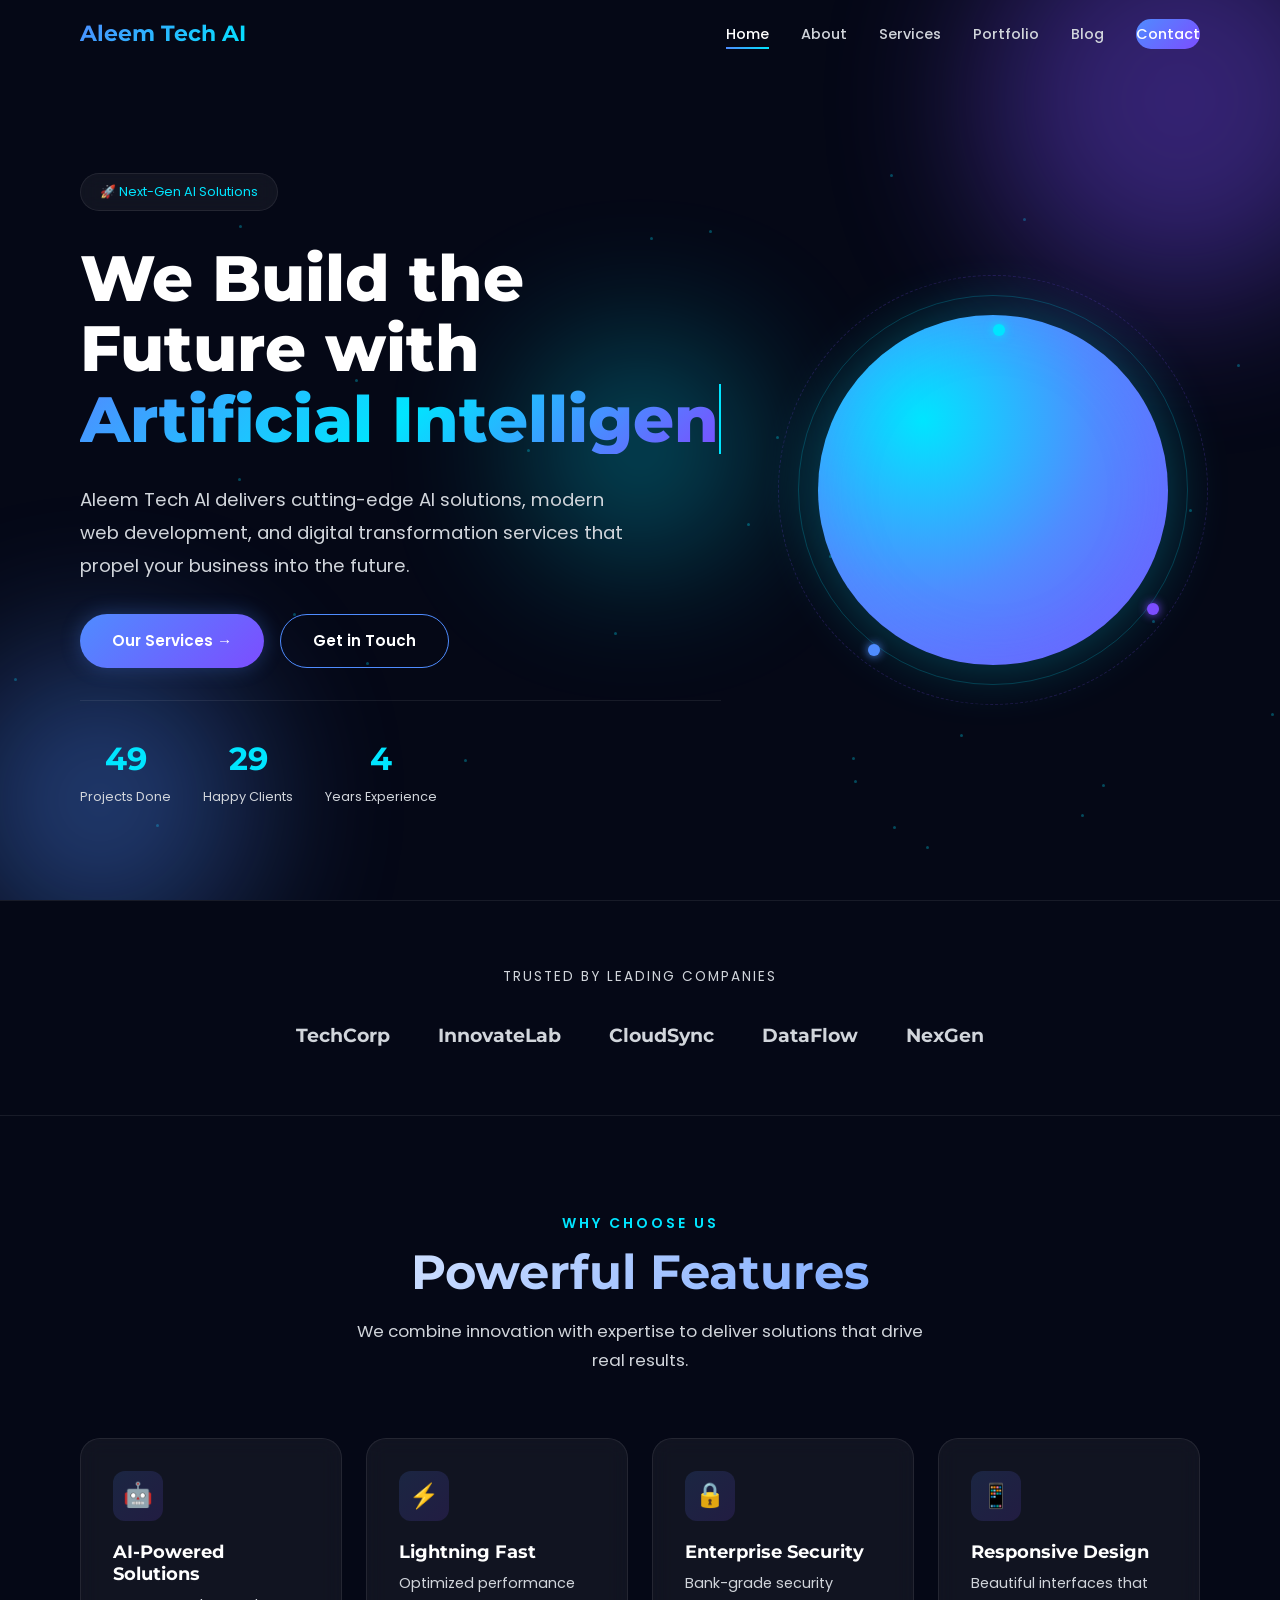
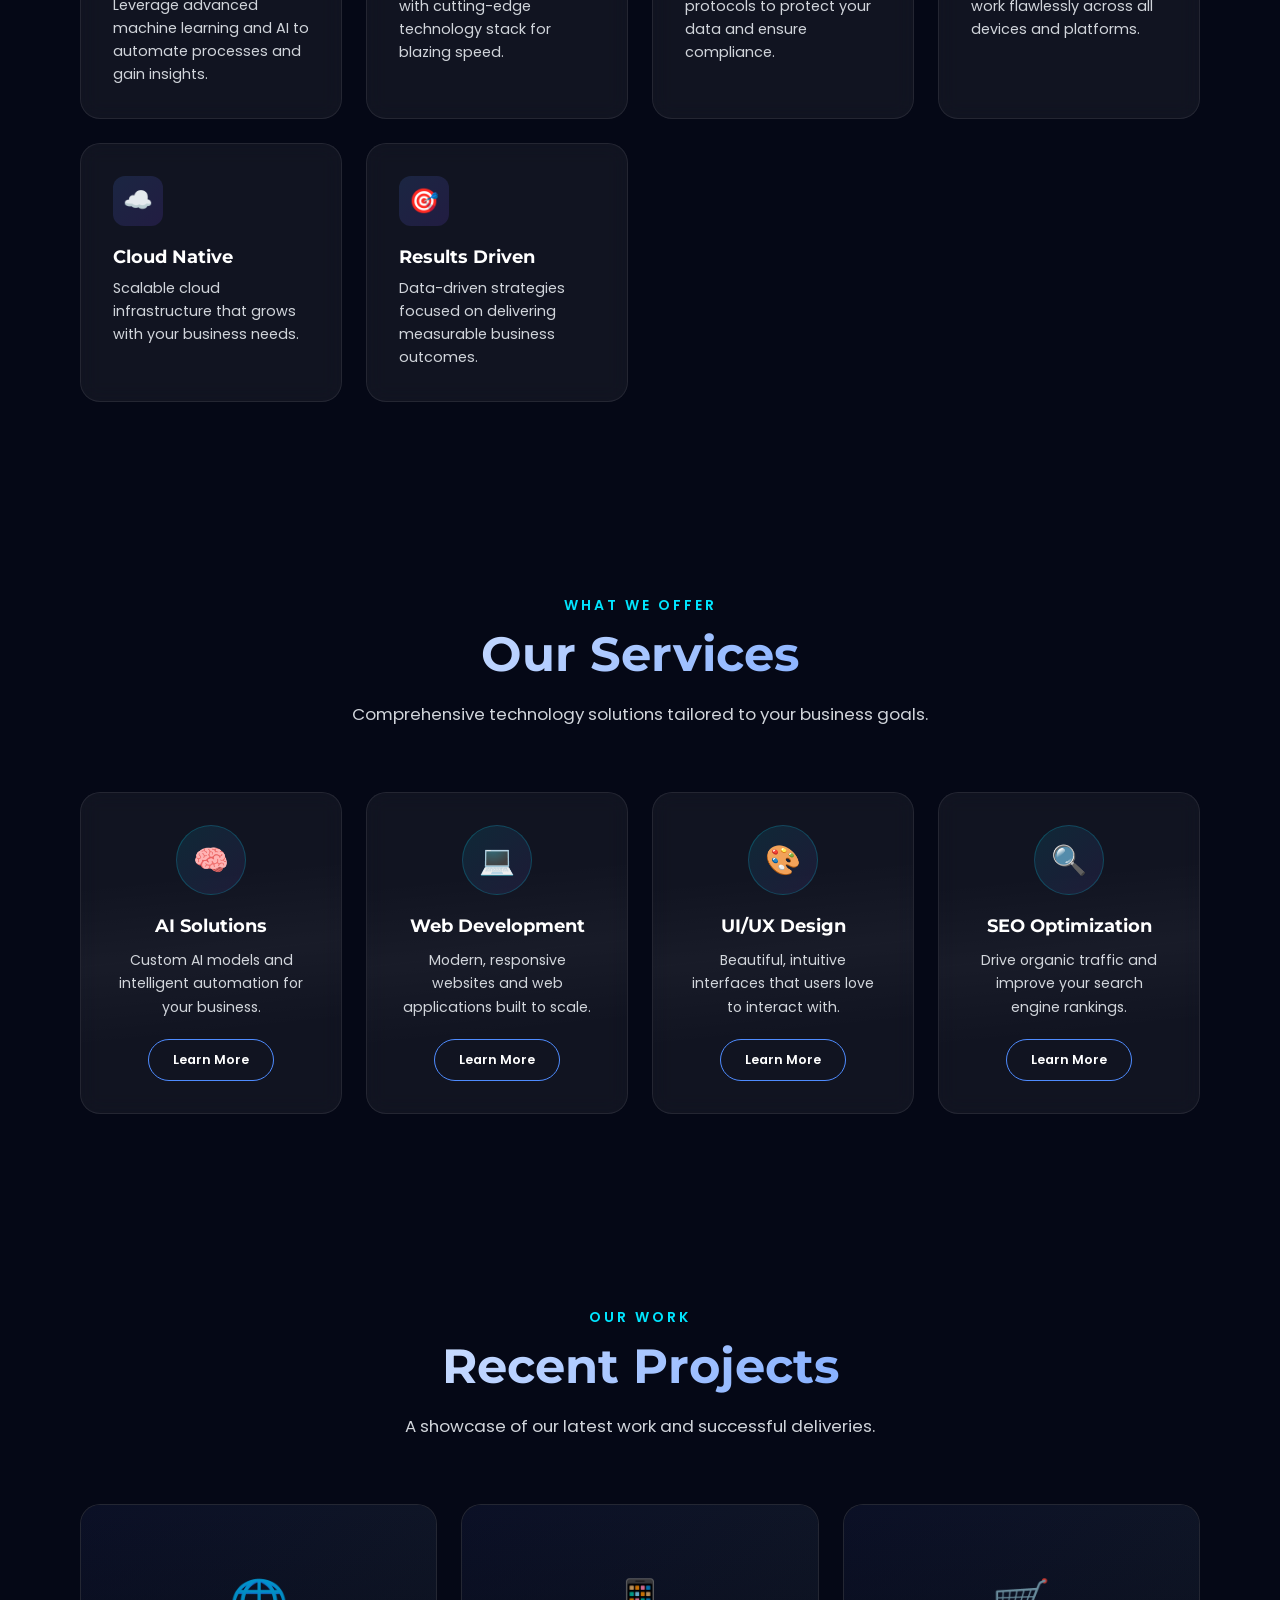
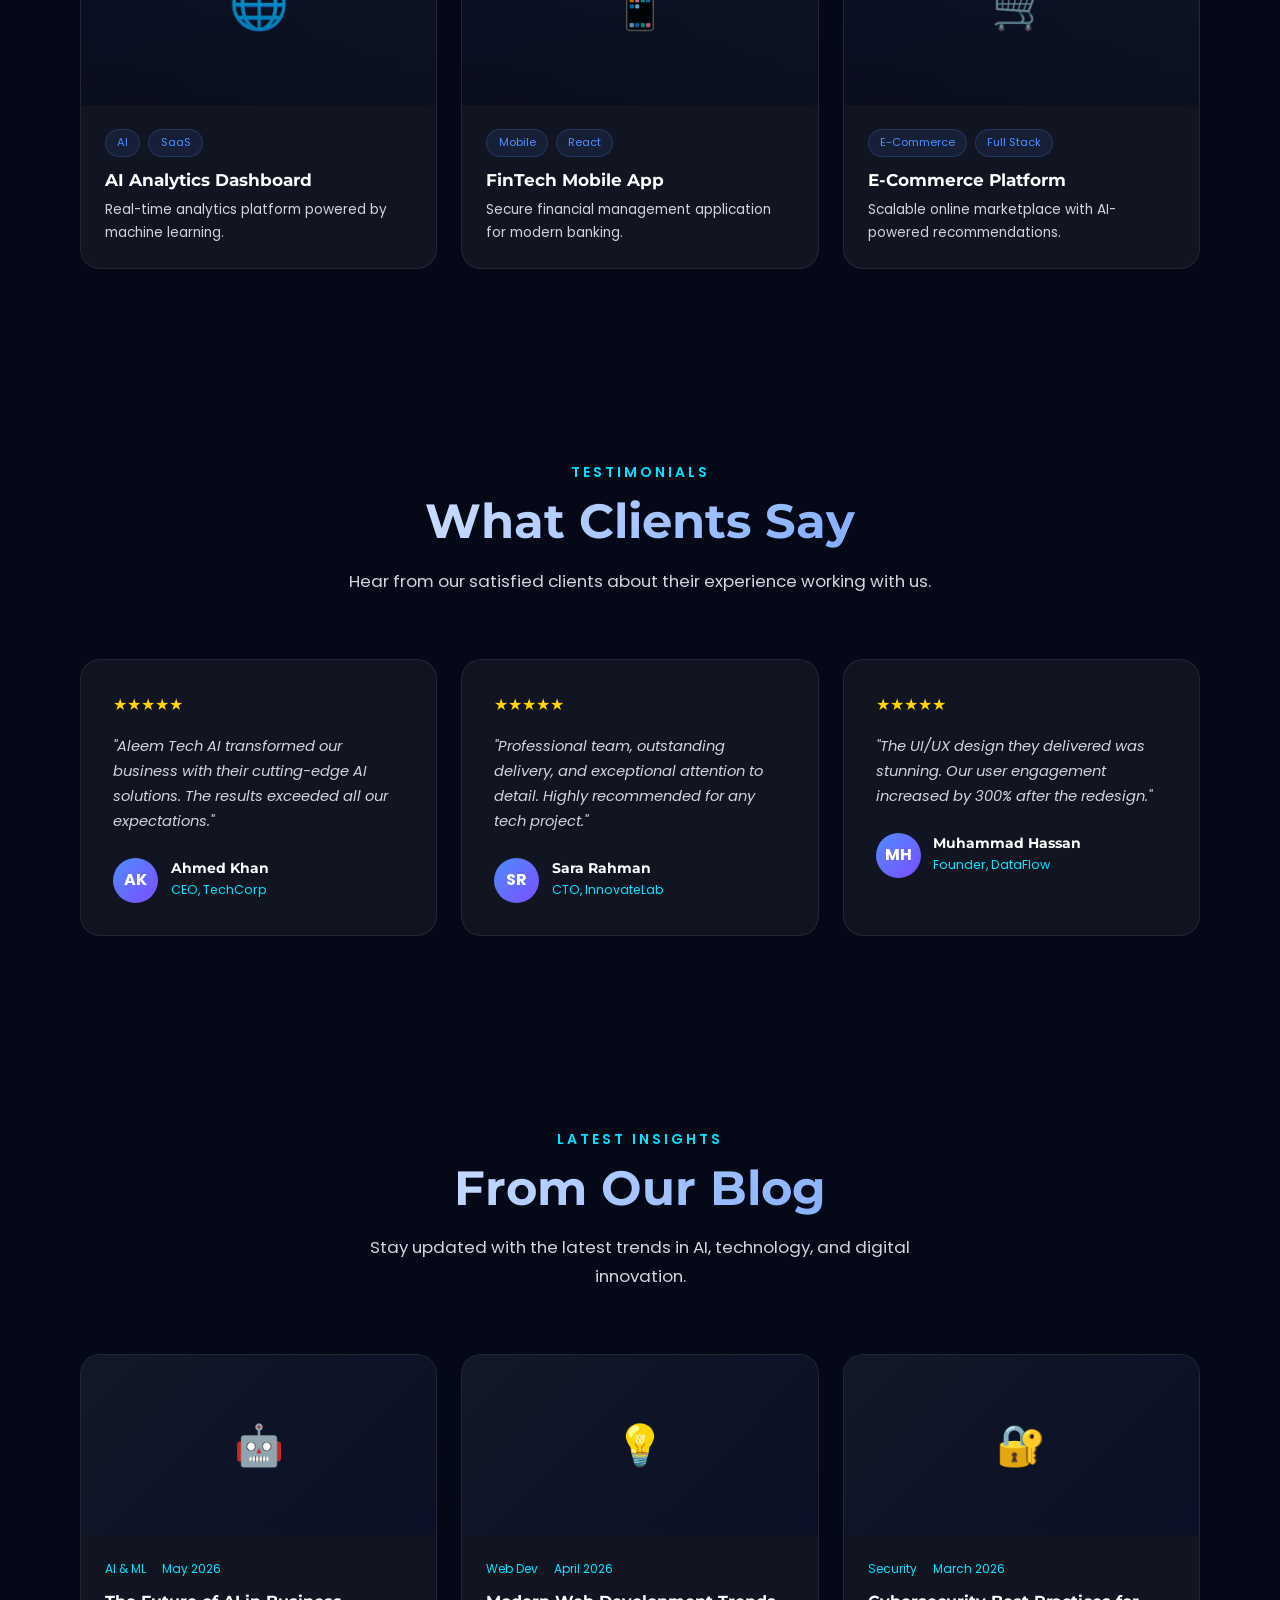
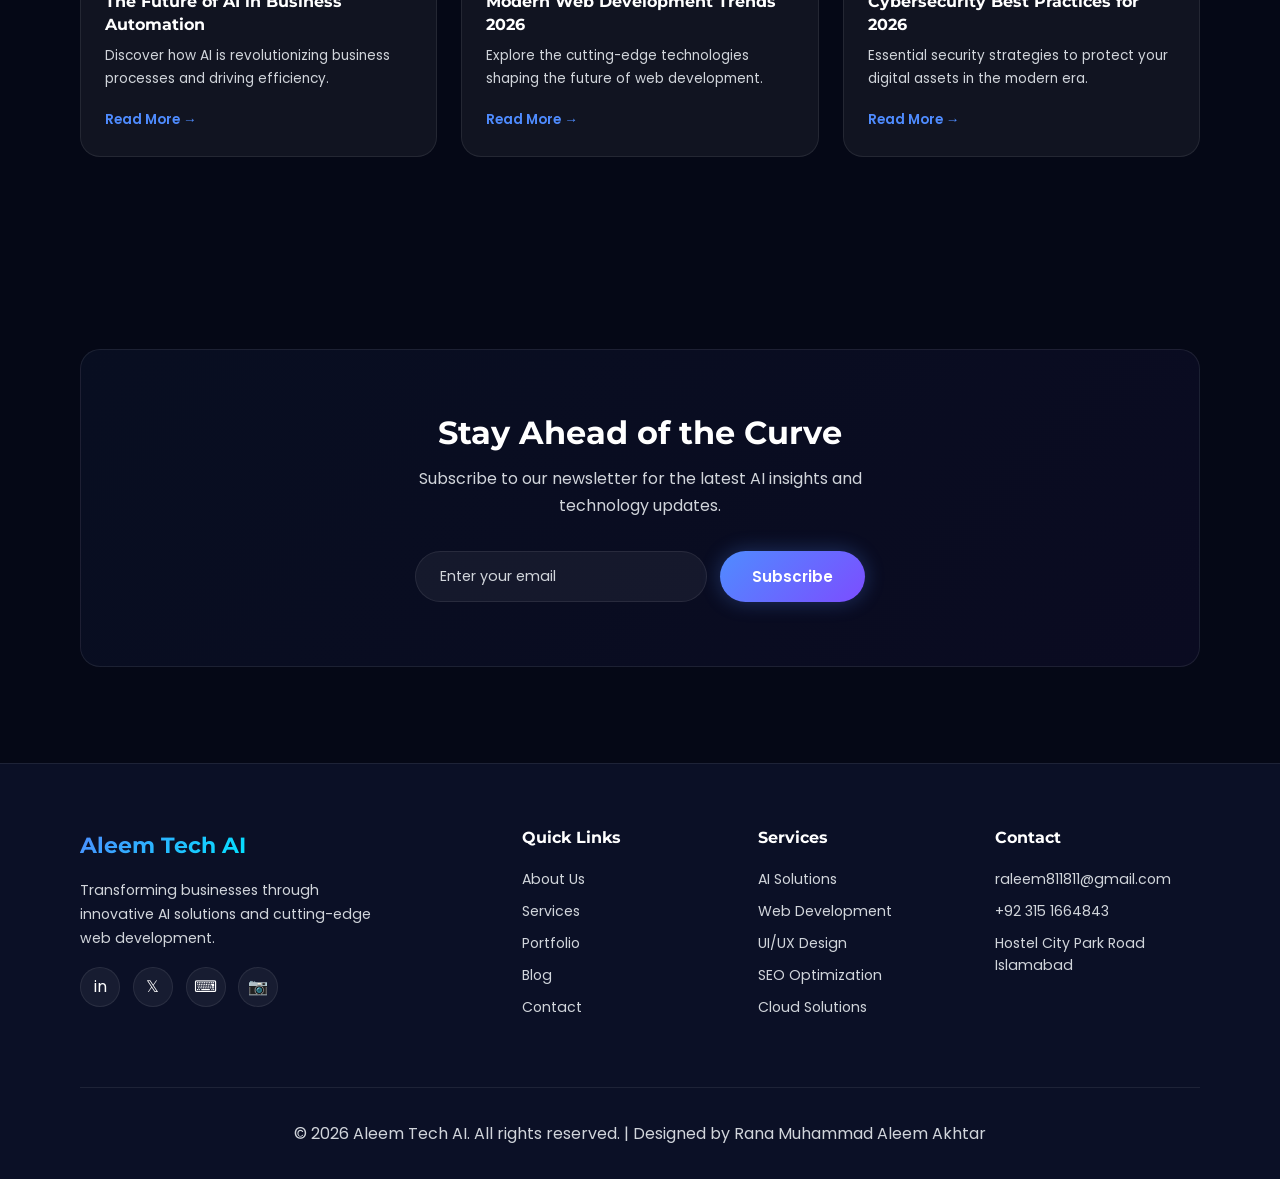
<file: index.html>
<!DOCTYPE html>
<html lang="en">
<head>
  <meta charset="UTF-8">
  <meta name="viewport" content="width=device-width, initial-scale=1.0">
  <meta name="description" content="Aleem Tech AI - Leading AI Solutions, Web Development, and Digital Innovation Company. Transforming businesses with cutting-edge technology.">
  <meta name="keywords" content="AI Solutions, Web Development, SaaS, Digital Transformation, Aleem Tech AI">
  <meta name="author" content="Rana Muhammad Aleem Akhtar">
  <meta name="robots" content="index, follow">
  <meta property="og:title" content="Aleem Tech AI - AI Solutions & Digital Innovation">
  <meta property="og:description" content="Transforming businesses with cutting-edge AI technology and modern web solutions.">
  <meta property="og:type" content="website">
  <title>Aleem Tech AI - AI Solutions & Digital Innovation</title>
  <link rel="preconnect" href="https://fonts.googleapis.com">
  <link rel="preconnect" href="https://fonts.gstatic.com" crossorigin>
  <link href="https://fonts.googleapis.com/css2?family=Inter:wght@400;500;600;700;800&family=Montserrat:wght@400;500;600;700;800&family=Poppins:wght@300;400;500;600;700&display=swap" rel="stylesheet">
  <link rel="stylesheet" href="css/style.css">
  <link rel="stylesheet" href="css/animations.css">
  <link rel="stylesheet" href="css/responsive.css">
</head>
<body>
  <!-- Skip to Content (Accessibility) -->
  <a href="#main-content" class="skip-link">Skip to main content</a>

  <!-- Loading Screen -->
  <div class="loader" aria-hidden="true">
    <div class="loader-spinner"></div>
  </div>

  <!-- Particles Background -->
  <div class="particles" aria-hidden="true"></div>

  <!-- Navigation -->
  <header>
    <nav class="navbar" role="navigation" aria-label="Main navigation">
      <div class="container">
        <a href="index.html" class="nav-logo" aria-label="Aleem Tech AI Home">
          <span>Aleem Tech AI</span>
        </a>
        <ul class="nav-links">
          <li><a href="index.html" class="active">Home</a></li>
          <li><a href="about.html">About</a></li>
          <li><a href="services.html">Services</a></li>
          <li><a href="portfolio.html">Portfolio</a></li>
          <li><a href="blog.html">Blog</a></li>
          <li><a href="contact.html" class="nav-cta">Contact</a></li>
        </ul>
        <button class="nav-toggle" aria-label="Toggle navigation menu" aria-expanded="false">
          <span></span>
          <span></span>
          <span></span>
        </button>
      </div>
    </nav>
  </header>

  <main id="main-content">
    <!-- Hero Section -->
    <section class="hero" id="hero" aria-label="Hero section">
      <div class="hero-bg" aria-hidden="true">
        <div class="gradient-orb orb-1"></div>
        <div class="gradient-orb orb-2"></div>
        <div class="gradient-orb orb-3"></div>
      </div>
      <div class="container">
        <div class="hero-content reveal">
          <div class="hero-badge">🚀 Next-Gen AI Solutions</div>
          <h1 class="hero-title">
            We Build the Future with
            <span class="gradient-text typing-text" data-words='["Artificial Intelligence","Web Innovation","Digital Solutions","Smart Automation"]'></span>
          </h1>
          <p class="hero-description">
            Aleem Tech AI delivers cutting-edge AI solutions, modern web development, and digital transformation services that propel your business into the future.
          </p>
          <div class="hero-buttons">
            <a href="services.html" class="btn btn-primary btn-glow">Our Services →</a>
            <a href="contact.html" class="btn btn-secondary">Get in Touch</a>
          </div>
          <div class="hero-stats">
            <div class="hero-stat">
              <div class="number" data-count="50">0</div>
              <div class="label">Projects Done</div>
            </div>
            <div class="hero-stat">
              <div class="number" data-count="30">0</div>
              <div class="label">Happy Clients</div>
            </div>
            <div class="hero-stat">
              <div class="number" data-count="5">0</div>
              <div class="label">Years Experience</div>
            </div>
          </div>
        </div>
        <div class="hero-visual reveal-right">
          <div class="hero-3d float">
            <div class="ai-sphere morph"></div>
            <div class="orbit-dot"></div>
            <div class="orbit-dot"></div>
            <div class="orbit-dot"></div>
          </div>
        </div>
      </div>
    </section>

    <!-- Trusted Companies -->
    <section class="trusted section" aria-label="Trusted by companies">
      <div class="container">
        <p class="trusted-title">Trusted by Leading Companies</p>
        <div class="trusted-logos reveal">
          <span class="logo-item">TechCorp</span>
          <span class="logo-item">InnovateLab</span>
          <span class="logo-item">CloudSync</span>
          <span class="logo-item">DataFlow</span>
          <span class="logo-item">NexGen</span>
        </div>
      </div>
    </section>

    <!-- Features Section -->
    <section class="section" id="features" aria-label="Features">
      <div class="container">
        <div class="section-header reveal">
          <p class="section-subtitle">Why Choose Us</p>
          <h2 class="section-title">Powerful Features</h2>
          <p class="section-description">We combine innovation with expertise to deliver solutions that drive real results.</p>
        </div>
        <div class="features-grid" data-stagger>
          <article class="feature-card reveal tilt-card">
            <div class="feature-icon">🤖</div>
            <h3>AI-Powered Solutions</h3>
            <p>Leverage advanced machine learning and AI to automate processes and gain insights.</p>
          </article>
          <article class="feature-card reveal tilt-card">
            <div class="feature-icon">⚡</div>
            <h3>Lightning Fast</h3>
            <p>Optimized performance with cutting-edge technology stack for blazing speed.</p>
          </article>
          <article class="feature-card reveal tilt-card">
            <div class="feature-icon">🔒</div>
            <h3>Enterprise Security</h3>
            <p>Bank-grade security protocols to protect your data and ensure compliance.</p>
          </article>
          <article class="feature-card reveal tilt-card">
            <div class="feature-icon">📱</div>
            <h3>Responsive Design</h3>
            <p>Beautiful interfaces that work flawlessly across all devices and platforms.</p>
          </article>
          <article class="feature-card reveal tilt-card">
            <div class="feature-icon">☁️</div>
            <h3>Cloud Native</h3>
            <p>Scalable cloud infrastructure that grows with your business needs.</p>
          </article>
          <article class="feature-card reveal tilt-card">
            <div class="feature-icon">🎯</div>
            <h3>Results Driven</h3>
            <p>Data-driven strategies focused on delivering measurable business outcomes.</p>
          </article>
        </div>
      </div>
    </section>

    <!-- Services Preview -->
    <section class="section" id="services" aria-label="Services">
      <div class="container">
        <div class="section-header reveal">
          <p class="section-subtitle">What We Offer</p>
          <h2 class="section-title">Our Services</h2>
          <p class="section-description">Comprehensive technology solutions tailored to your business goals.</p>
        </div>
        <div class="services-grid" data-stagger>
          <article class="service-card reveal card-shine">
            <div class="service-icon">🧠</div>
            <h3>AI Solutions</h3>
            <p>Custom AI models and intelligent automation for your business.</p>
            <a href="services.html" class="btn btn-secondary">Learn More</a>
          </article>
          <article class="service-card reveal card-shine">
            <div class="service-icon">💻</div>
            <h3>Web Development</h3>
            <p>Modern, responsive websites and web applications built to scale.</p>
            <a href="services.html" class="btn btn-secondary">Learn More</a>
          </article>
          <article class="service-card reveal card-shine">
            <div class="service-icon">🎨</div>
            <h3>UI/UX Design</h3>
            <p>Beautiful, intuitive interfaces that users love to interact with.</p>
            <a href="services.html" class="btn btn-secondary">Learn More</a>
          </article>
          <article class="service-card reveal card-shine">
            <div class="service-icon">🔍</div>
            <h3>SEO Optimization</h3>
            <p>Drive organic traffic and improve your search engine rankings.</p>
            <a href="services.html" class="btn btn-secondary">Learn More</a>
          </article>
        </div>
      </div>
    </section>

    <!-- Portfolio Preview -->
    <section class="section" id="portfolio" aria-label="Portfolio">
      <div class="container">
        <div class="section-header reveal">
          <p class="section-subtitle">Our Work</p>
          <h2 class="section-title">Recent Projects</h2>
          <p class="section-description">A showcase of our latest work and successful deliveries.</p>
        </div>
        <div class="portfolio-grid" data-stagger>
          <article class="portfolio-card reveal hover-lift">
            <div class="portfolio-thumbnail">🌐</div>
            <div class="portfolio-info">
              <div class="portfolio-tags">
                <span class="portfolio-tag">AI</span>
                <span class="portfolio-tag">SaaS</span>
              </div>
              <h3>AI Analytics Dashboard</h3>
              <p>Real-time analytics platform powered by machine learning.</p>
            </div>
          </article>
          <article class="portfolio-card reveal hover-lift">
            <div class="portfolio-thumbnail">📱</div>
            <div class="portfolio-info">
              <div class="portfolio-tags">
                <span class="portfolio-tag">Mobile</span>
                <span class="portfolio-tag">React</span>
              </div>
              <h3>FinTech Mobile App</h3>
              <p>Secure financial management application for modern banking.</p>
            </div>
          </article>
          <article class="portfolio-card reveal hover-lift">
            <div class="portfolio-thumbnail">🛒</div>
            <div class="portfolio-info">
              <div class="portfolio-tags">
                <span class="portfolio-tag">E-Commerce</span>
                <span class="portfolio-tag">Full Stack</span>
              </div>
              <h3>E-Commerce Platform</h3>
              <p>Scalable online marketplace with AI-powered recommendations.</p>
            </div>
          </article>
        </div>
      </div>
    </section>

    <!-- Testimonials -->
    <section class="section" id="testimonials" aria-label="Testimonials">
      <div class="container">
        <div class="section-header reveal">
          <p class="section-subtitle">Testimonials</p>
          <h2 class="section-title">What Clients Say</h2>
          <p class="section-description">Hear from our satisfied clients about their experience working with us.</p>
        </div>
        <div class="testimonials-grid" data-stagger>
          <article class="testimonial-card reveal">
            <div class="testimonial-stars" aria-label="5 stars">★★★★★</div>
            <p class="testimonial-text">"Aleem Tech AI transformed our business with their cutting-edge AI solutions. The results exceeded all our expectations."</p>
            <div class="testimonial-author">
              <div class="testimonial-avatar">AK</div>
              <div class="testimonial-info">
                <h4>Ahmed Khan</h4>
                <p>CEO, TechCorp</p>
              </div>
            </div>
          </article>
          <article class="testimonial-card reveal">
            <div class="testimonial-stars" aria-label="5 stars">★★★★★</div>
            <p class="testimonial-text">"Professional team, outstanding delivery, and exceptional attention to detail. Highly recommended for any tech project."</p>
            <div class="testimonial-author">
              <div class="testimonial-avatar">SR</div>
              <div class="testimonial-info">
                <h4>Sara Rahman</h4>
                <p>CTO, InnovateLab</p>
              </div>
            </div>
          </article>
          <article class="testimonial-card reveal">
            <div class="testimonial-stars" aria-label="5 stars">★★★★★</div>
            <p class="testimonial-text">"The UI/UX design they delivered was stunning. Our user engagement increased by 300% after the redesign."</p>
            <div class="testimonial-author">
              <div class="testimonial-avatar">MH</div>
              <div class="testimonial-info">
                <h4>Muhammad Hassan</h4>
                <p>Founder, DataFlow</p>
              </div>
            </div>
          </article>
        </div>
      </div>
    </section>

    <!-- Blog Preview -->
    <section class="section" id="blog" aria-label="Blog">
      <div class="container">
        <div class="section-header reveal">
          <p class="section-subtitle">Latest Insights</p>
          <h2 class="section-title">From Our Blog</h2>
          <p class="section-description">Stay updated with the latest trends in AI, technology, and digital innovation.</p>
        </div>
        <div class="blog-grid" data-stagger>
          <article class="blog-card reveal">
            <div class="blog-thumbnail">🤖</div>
            <div class="blog-content">
              <div class="blog-meta">
                <span>AI & ML</span>
                <span>May 2026</span>
              </div>
              <h3>The Future of AI in Business Automation</h3>
              <p>Discover how AI is revolutionizing business processes and driving efficiency.</p>
              <a href="blog.html" class="read-more">Read More →</a>
            </div>
          </article>
          <article class="blog-card reveal">
            <div class="blog-thumbnail">💡</div>
            <div class="blog-content">
              <div class="blog-meta">
                <span>Web Dev</span>
                <span>April 2026</span>
              </div>
              <h3>Modern Web Development Trends 2026</h3>
              <p>Explore the cutting-edge technologies shaping the future of web development.</p>
              <a href="blog.html" class="read-more">Read More →</a>
            </div>
          </article>
          <article class="blog-card reveal">
            <div class="blog-thumbnail">🔐</div>
            <div class="blog-content">
              <div class="blog-meta">
                <span>Security</span>
                <span>March 2026</span>
              </div>
              <h3>Cybersecurity Best Practices for 2026</h3>
              <p>Essential security strategies to protect your digital assets in the modern era.</p>
              <a href="blog.html" class="read-more">Read More →</a>
            </div>
          </article>
        </div>
      </div>
    </section>

    <!-- Newsletter -->
    <section class="section" aria-label="Newsletter signup">
      <div class="container">
        <div class="newsletter reveal">
          <h2>Stay Ahead of the Curve</h2>
          <p>Subscribe to our newsletter for the latest AI insights and technology updates.</p>
          <form class="newsletter-form" aria-label="Newsletter subscription">
            <label for="newsletter-email" class="sr-only">Email address</label>
            <input type="email" id="newsletter-email" name="email" placeholder="Enter your email" required aria-required="true">
            <button type="submit" class="btn btn-primary">Subscribe</button>
          </form>
        </div>
      </div>
    </section>
  </main>

  <!-- Footer -->
  <footer class="footer" role="contentinfo">
    <div class="container">
      <div class="footer-grid">
        <div class="footer-brand">
          <a href="index.html" class="nav-logo">
            <span>Aleem Tech AI</span>
          </a>
          <p>Transforming businesses through innovative AI solutions and cutting-edge web development.</p>
          <div class="footer-social">
            <a href="#" aria-label="LinkedIn">in</a>
            <a href="#" aria-label="Twitter">𝕏</a>
            <a href="#" aria-label="GitHub">⌨</a>
            <a href="#" aria-label="Instagram">📷</a>
          </div>
        </div>
        <div class="footer-links">
          <h4>Quick Links</h4>
          <a href="about.html">About Us</a>
          <a href="services.html">Services</a>
          <a href="portfolio.html">Portfolio</a>
          <a href="blog.html">Blog</a>
          <a href="contact.html">Contact</a>
        </div>
        <div class="footer-links">
          <h4>Services</h4>
          <a href="services.html">AI Solutions</a>
          <a href="services.html">Web Development</a>
          <a href="services.html">UI/UX Design</a>
          <a href="services.html">SEO Optimization</a>
          <a href="services.html">Cloud Solutions</a>
        </div>
        <div class="footer-links">
          <h4>Contact</h4>
          <a href="mailto:raleem811811@gmail.com">raleem811811@gmail.com</a>
          <a href="tel:+923151664843">+92 315 1664843</a>
          <a>Hostel City Park Road Islamabad</a>
        </div>
      </div>
      <div class="footer-bottom">
        <p>&copy; 2026 Aleem Tech AI. All rights reserved. | Designed by Rana Muhammad Aleem Akhtar</p>
      </div>
    </div>
  </footer>

  <!-- Scroll to Top -->
  <button class="scroll-top" aria-label="Scroll to top">↑</button>

  <!-- Scripts -->
  <script src="js/main.js"></script>
  <script src="js/animations.js"></script>
  <script src="js/interactions.js"></script>
</body>
</html>
</file>
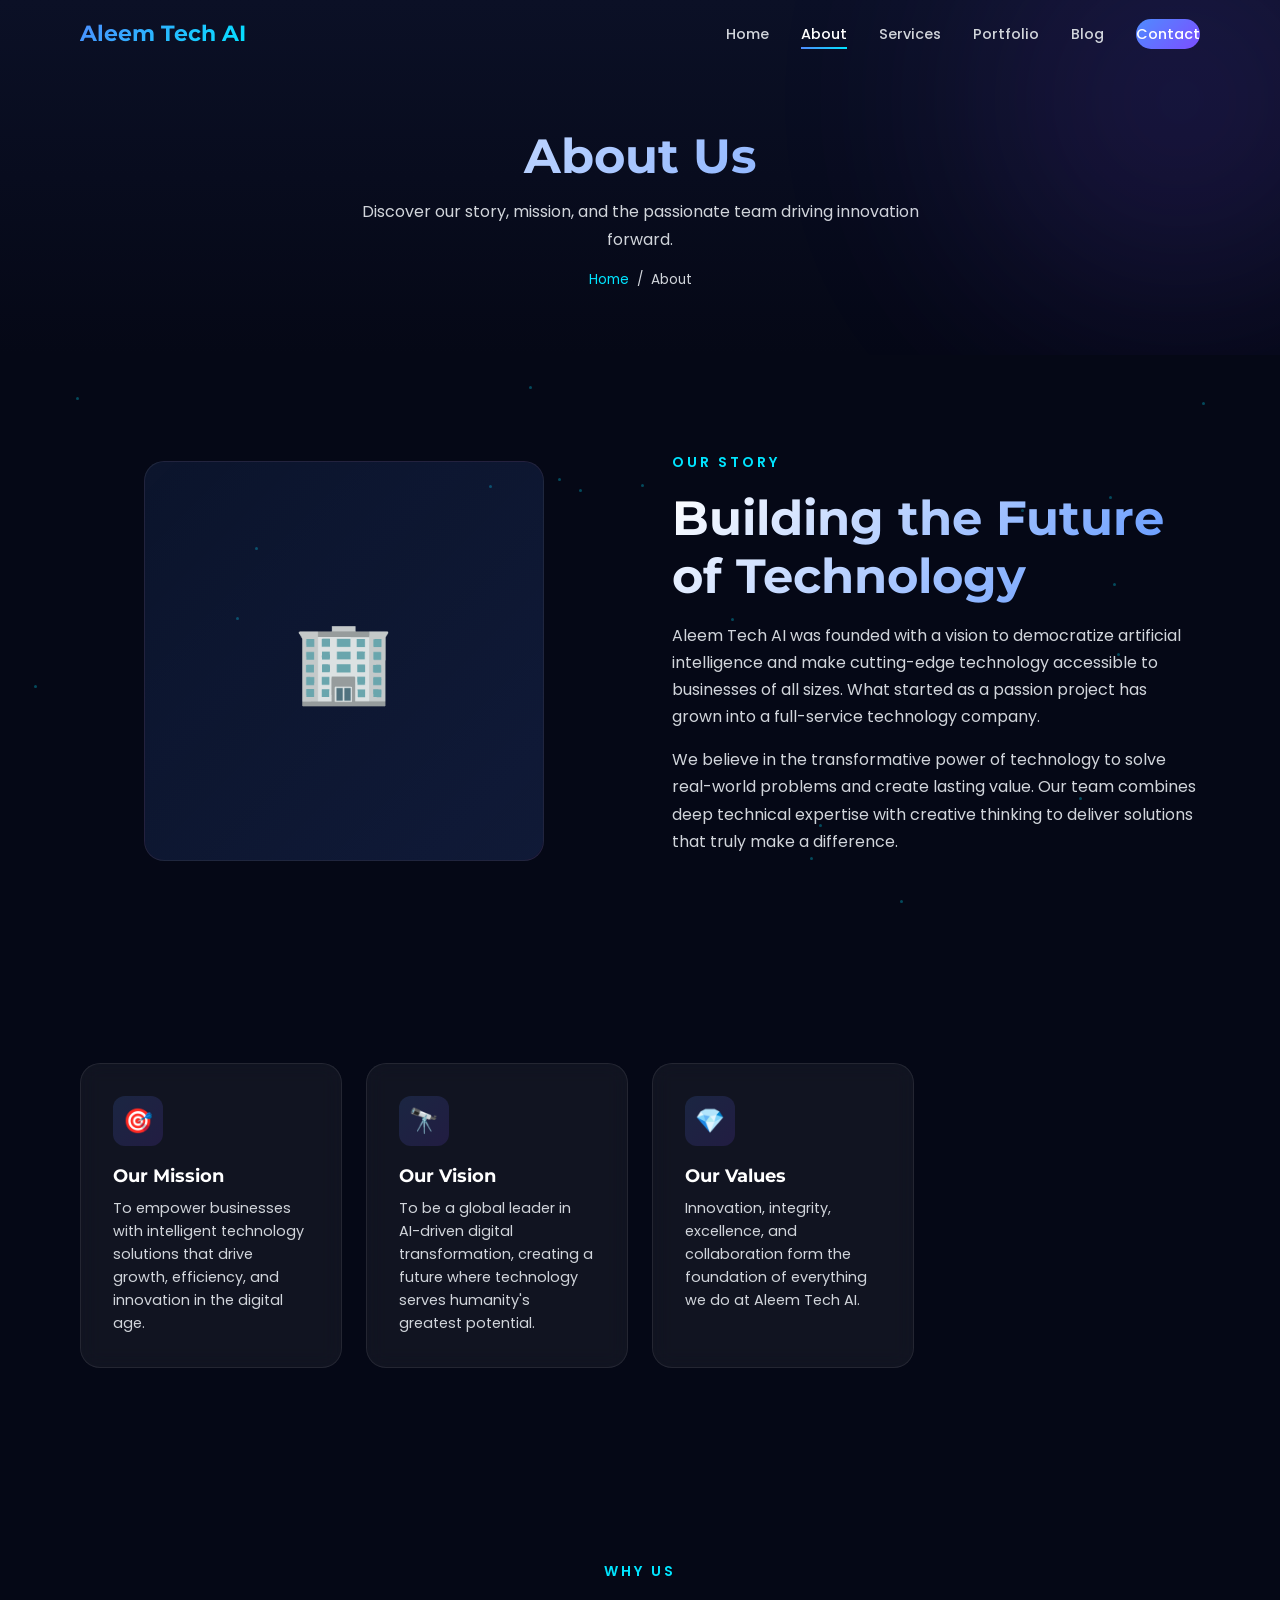
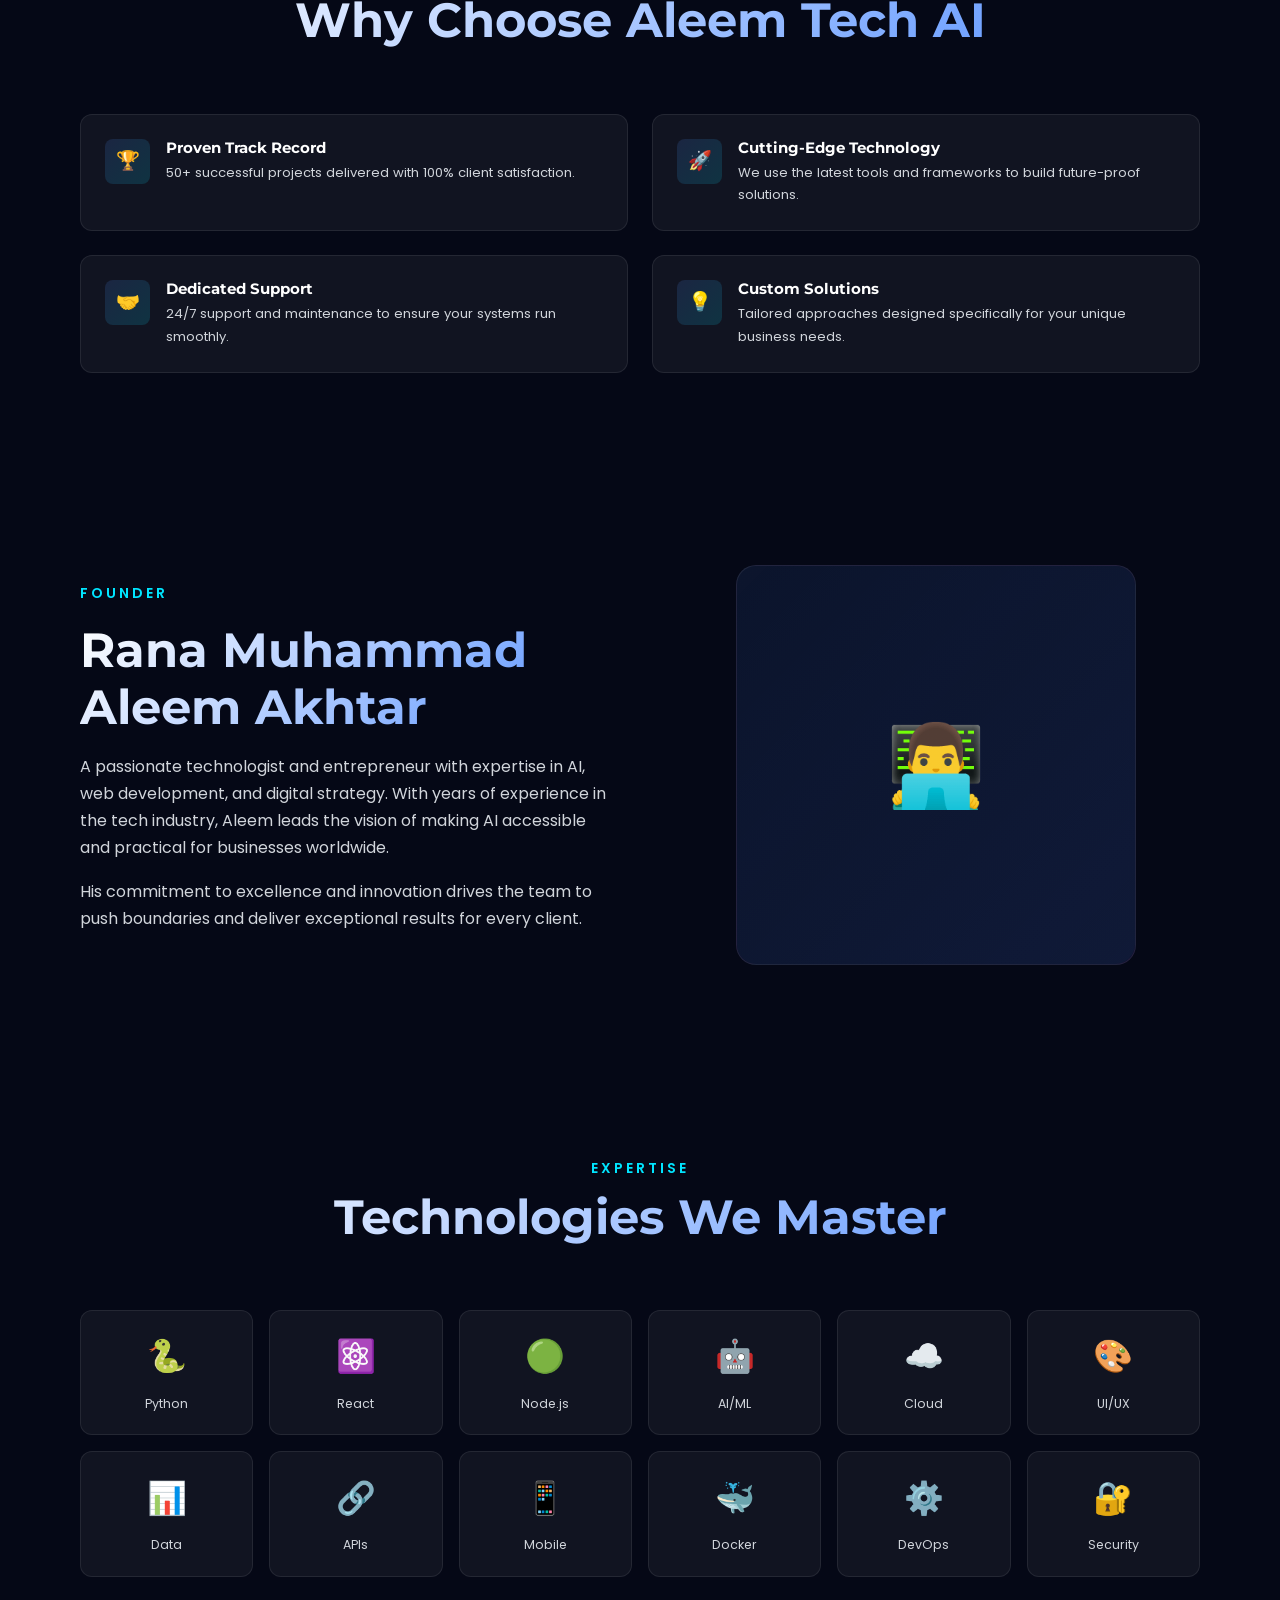
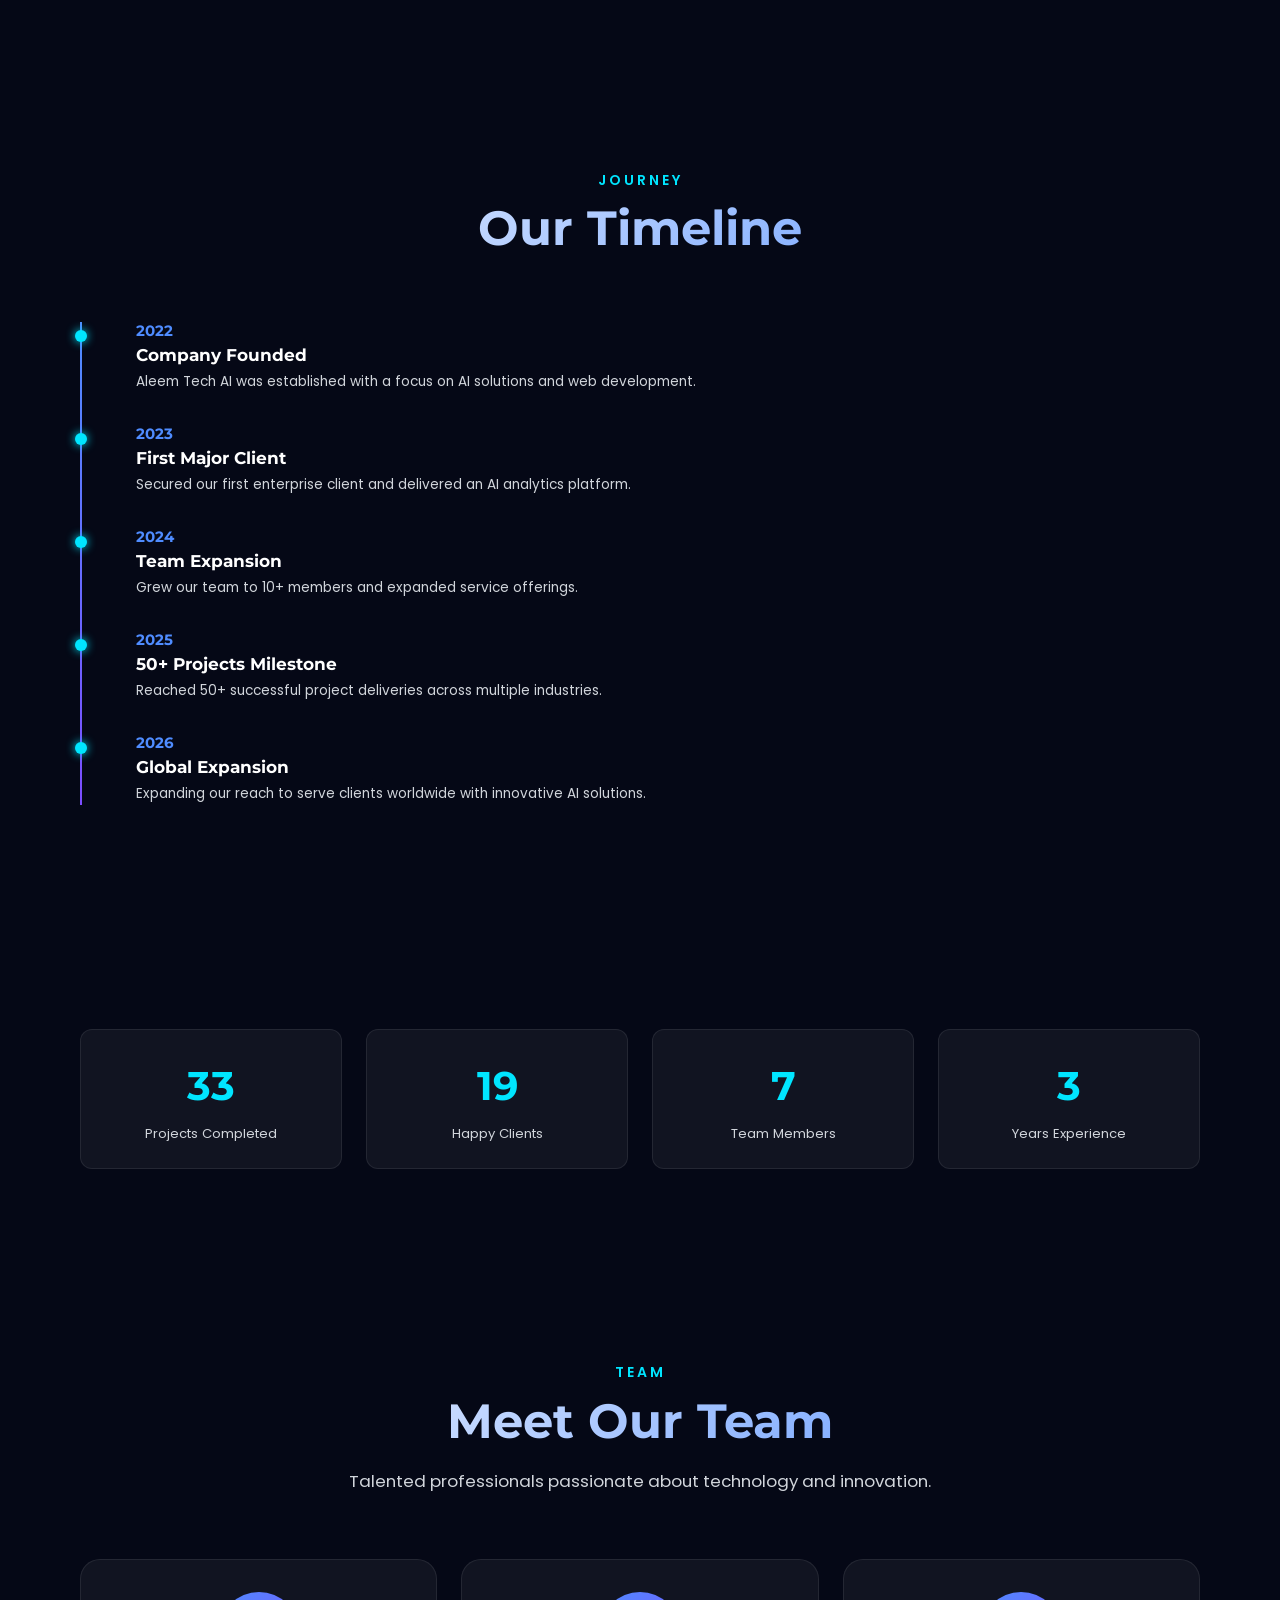
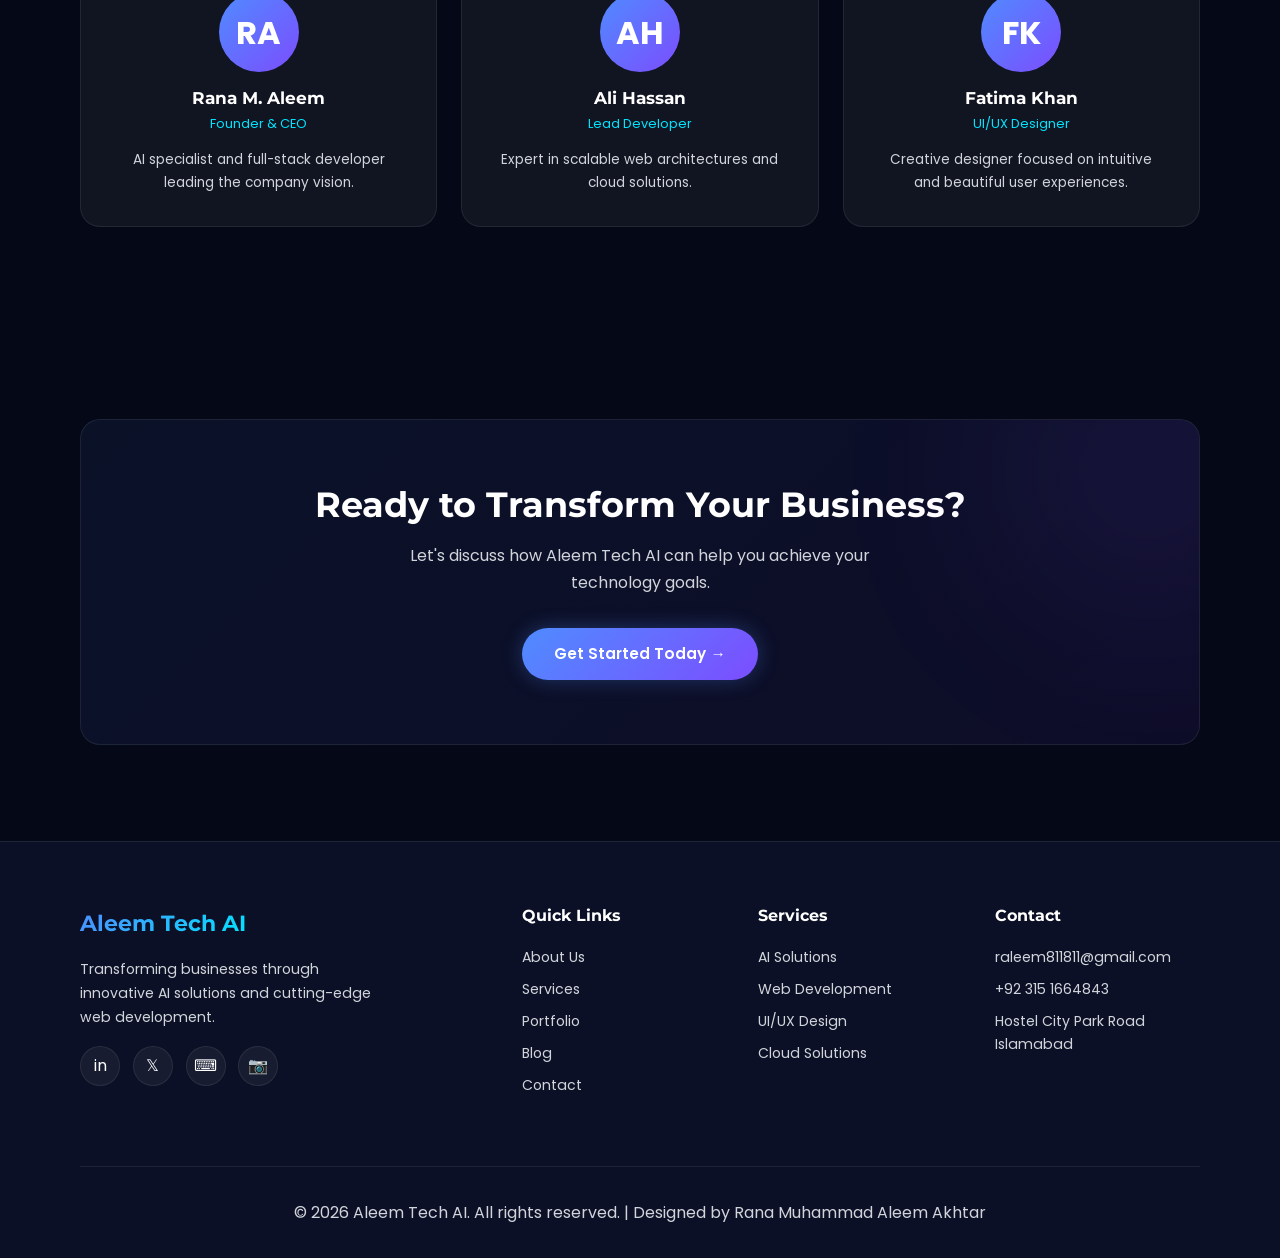
<file: about.html>
<!DOCTYPE html>
<html lang="en">
<head>
  <meta charset="UTF-8">
  <meta name="viewport" content="width=device-width, initial-scale=1.0">
  <meta name="description" content="About Aleem Tech AI - Our story, mission, vision, and the team behind innovative AI solutions.">
  <meta name="author" content="Rana Muhammad Aleem Akhtar">
  <title>About Us - Aleem Tech AI</title>
  <link rel="preconnect" href="https://fonts.googleapis.com">
  <link rel="preconnect" href="https://fonts.gstatic.com" crossorigin>
  <link href="https://fonts.googleapis.com/css2?family=Inter:wght@400;500;600;700;800&family=Montserrat:wght@400;500;600;700;800&family=Poppins:wght@300;400;500;600;700&display=swap" rel="stylesheet">
  <link rel="stylesheet" href="css/style.css">
  <link rel="stylesheet" href="css/animations.css">
  <link rel="stylesheet" href="css/responsive.css">
</head>
<body>
  <a href="#main-content" class="skip-link">Skip to main content</a>
  <div class="loader" aria-hidden="true"><div class="loader-spinner"></div></div>
  <div class="particles" aria-hidden="true"></div>

  <!-- Navigation -->
  <header>
    <nav class="navbar" role="navigation" aria-label="Main navigation">
      <div class="container">
        <a href="index.html" class="nav-logo" aria-label="Aleem Tech AI Home"><span>Aleem Tech AI</span></a>
        <ul class="nav-links">
          <li><a href="index.html">Home</a></li>
          <li><a href="about.html" class="active">About</a></li>
          <li><a href="services.html">Services</a></li>
          <li><a href="portfolio.html">Portfolio</a></li>
          <li><a href="blog.html">Blog</a></li>
          <li><a href="contact.html" class="nav-cta">Contact</a></li>
        </ul>
        <button class="nav-toggle" aria-label="Toggle navigation menu" aria-expanded="false">
          <span></span><span></span><span></span>
        </button>
      </div>
    </nav>
  </header>

  <main id="main-content">
    <!-- Page Header -->
    <section class="page-header" aria-label="Page header">
      <div class="container">
        <h1>About Us</h1>
        <p>Discover our story, mission, and the passionate team driving innovation forward.</p>
        <nav class="breadcrumb" aria-label="Breadcrumb">
          <a href="index.html">Home</a><span>/</span><span>About</span>
        </nav>
      </div>
    </section>

    <!-- Company Story -->
    <section class="section" aria-label="Company story">
      <div class="container">
        <div class="about-grid">
          <div class="about-image reveal-left" aria-hidden="true">🏢</div>
          <div class="about-content reveal-right">
            <p class="section-subtitle">Our Story</p>
            <h2 class="section-title">Building the Future of Technology</h2>
            <p>Aleem Tech AI was founded with a vision to democratize artificial intelligence and make cutting-edge technology accessible to businesses of all sizes. What started as a passion project has grown into a full-service technology company.</p>
            <p>We believe in the transformative power of technology to solve real-world problems and create lasting value. Our team combines deep technical expertise with creative thinking to deliver solutions that truly make a difference.</p>
          </div>
        </div>
      </div>
    </section>

    <!-- Mission & Vision -->
    <section class="section" aria-label="Mission and Vision">
      <div class="container">
        <div class="features-grid">
          <article class="feature-card reveal tilt-card">
            <div class="feature-icon">🎯</div>
            <h3>Our Mission</h3>
            <p>To empower businesses with intelligent technology solutions that drive growth, efficiency, and innovation in the digital age.</p>
          </article>
          <article class="feature-card reveal tilt-card">
            <div class="feature-icon">🔭</div>
            <h3>Our Vision</h3>
            <p>To be a global leader in AI-driven digital transformation, creating a future where technology serves humanity's greatest potential.</p>
          </article>
          <article class="feature-card reveal tilt-card">
            <div class="feature-icon">💎</div>
            <h3>Our Values</h3>
            <p>Innovation, integrity, excellence, and collaboration form the foundation of everything we do at Aleem Tech AI.</p>
          </article>
        </div>
      </div>
    </section>

    <!-- Why Choose Us -->
    <section class="section" aria-label="Why choose us">
      <div class="container">
        <div class="section-header reveal">
          <p class="section-subtitle">Why Us</p>
          <h2 class="section-title">Why Choose Aleem Tech AI</h2>
        </div>
        <div class="why-grid" data-stagger>
          <div class="why-card reveal">
            <div class="why-icon">🏆</div>
            <div>
              <h4>Proven Track Record</h4>
              <p>50+ successful projects delivered with 100% client satisfaction.</p>
            </div>
          </div>
          <div class="why-card reveal">
            <div class="why-icon">🚀</div>
            <div>
              <h4>Cutting-Edge Technology</h4>
              <p>We use the latest tools and frameworks to build future-proof solutions.</p>
            </div>
          </div>
          <div class="why-card reveal">
            <div class="why-icon">🤝</div>
            <div>
              <h4>Dedicated Support</h4>
              <p>24/7 support and maintenance to ensure your systems run smoothly.</p>
            </div>
          </div>
          <div class="why-card reveal">
            <div class="why-icon">💡</div>
            <div>
              <h4>Custom Solutions</h4>
              <p>Tailored approaches designed specifically for your unique business needs.</p>
            </div>
          </div>
        </div>
      </div>
    </section>

    <!-- Founder Section -->
    <section class="section" aria-label="Founder">
      <div class="container">
        <div class="about-grid">
          <div class="about-content reveal-left">
            <p class="section-subtitle">Founder</p>
            <h2 class="section-title">Rana Muhammad Aleem Akhtar</h2>
            <p>A passionate technologist and entrepreneur with expertise in AI, web development, and digital strategy. With years of experience in the tech industry, Aleem leads the vision of making AI accessible and practical for businesses worldwide.</p>
            <p>His commitment to excellence and innovation drives the team to push boundaries and deliver exceptional results for every client.</p>
          </div>
          <div class="about-image reveal-right" aria-hidden="true">👨‍💻</div>
        </div>
      </div>
    </section>

    <!-- Skills & Technologies -->
    <section class="section" aria-label="Skills and Technologies">
      <div class="container">
        <div class="section-header reveal">
          <p class="section-subtitle">Expertise</p>
          <h2 class="section-title">Technologies We Master</h2>
        </div>
        <div class="skills-grid reveal" data-stagger>
          <div class="skill-item"><div class="skill-icon">🐍</div><span>Python</span></div>
          <div class="skill-item"><div class="skill-icon">⚛️</div><span>React</span></div>
          <div class="skill-item"><div class="skill-icon">🟢</div><span>Node.js</span></div>
          <div class="skill-item"><div class="skill-icon">🤖</div><span>AI/ML</span></div>
          <div class="skill-item"><div class="skill-icon">☁️</div><span>Cloud</span></div>
          <div class="skill-item"><div class="skill-icon">🎨</div><span>UI/UX</span></div>
          <div class="skill-item"><div class="skill-icon">📊</div><span>Data</span></div>
          <div class="skill-item"><div class="skill-icon">🔗</div><span>APIs</span></div>
          <div class="skill-item"><div class="skill-icon">📱</div><span>Mobile</span></div>
          <div class="skill-item"><div class="skill-icon">🐳</div><span>Docker</span></div>
          <div class="skill-item"><div class="skill-icon">⚙️</div><span>DevOps</span></div>
          <div class="skill-item"><div class="skill-icon">🔐</div><span>Security</span></div>
        </div>
      </div>
    </section>

    <!-- Timeline -->
    <section class="section" aria-label="Company timeline">
      <div class="container">
        <div class="section-header reveal">
          <p class="section-subtitle">Journey</p>
          <h2 class="section-title">Our Timeline</h2>
        </div>
        <div class="timeline reveal">
          <div class="timeline-item">
            <h4>2022</h4>
            <h3>Company Founded</h3>
            <p>Aleem Tech AI was established with a focus on AI solutions and web development.</p>
          </div>
          <div class="timeline-item">
            <h4>2023</h4>
            <h3>First Major Client</h3>
            <p>Secured our first enterprise client and delivered an AI analytics platform.</p>
          </div>
          <div class="timeline-item">
            <h4>2024</h4>
            <h3>Team Expansion</h3>
            <p>Grew our team to 10+ members and expanded service offerings.</p>
          </div>
          <div class="timeline-item">
            <h4>2025</h4>
            <h3>50+ Projects Milestone</h3>
            <p>Reached 50+ successful project deliveries across multiple industries.</p>
          </div>
          <div class="timeline-item">
            <h4>2026</h4>
            <h3>Global Expansion</h3>
            <p>Expanding our reach to serve clients worldwide with innovative AI solutions.</p>
          </div>
        </div>
      </div>
    </section>

    <!-- Animated Counters -->
    <section class="section" aria-label="Statistics">
      <div class="container">
        <div class="counters reveal">
          <div class="counter-item">
            <div class="counter-number" data-count="50">0</div>
            <div class="counter-label">Projects Completed</div>
          </div>
          <div class="counter-item">
            <div class="counter-number" data-count="30">0</div>
            <div class="counter-label">Happy Clients</div>
          </div>
          <div class="counter-item">
            <div class="counter-number" data-count="12">0</div>
            <div class="counter-label">Team Members</div>
          </div>
          <div class="counter-item">
            <div class="counter-number" data-count="5">0</div>
            <div class="counter-label">Years Experience</div>
          </div>
        </div>
      </div>
    </section>

    <!-- Team -->
    <section class="section" aria-label="Our team">
      <div class="container">
        <div class="section-header reveal">
          <p class="section-subtitle">Team</p>
          <h2 class="section-title">Meet Our Team</h2>
          <p class="section-description">Talented professionals passionate about technology and innovation.</p>
        </div>
        <div class="team-grid" data-stagger>
          <article class="team-card reveal">
            <div class="team-avatar">RA</div>
            <h3>Rana M. Aleem</h3>
            <p class="role">Founder & CEO</p>
            <p>AI specialist and full-stack developer leading the company vision.</p>
          </article>
          <article class="team-card reveal">
            <div class="team-avatar">AH</div>
            <h3>Ali Hassan</h3>
            <p class="role">Lead Developer</p>
            <p>Expert in scalable web architectures and cloud solutions.</p>
          </article>
          <article class="team-card reveal">
            <div class="team-avatar">FK</div>
            <h3>Fatima Khan</h3>
            <p class="role">UI/UX Designer</p>
            <p>Creative designer focused on intuitive and beautiful user experiences.</p>
          </article>
        </div>
      </div>
    </section>

    <!-- CTA -->
    <section class="cta-section" aria-label="Call to action">
      <div class="container">
        <div class="cta-box reveal">
          <h2>Ready to Transform Your Business?</h2>
          <p>Let's discuss how Aleem Tech AI can help you achieve your technology goals.</p>
          <a href="contact.html" class="btn btn-primary btn-glow">Get Started Today →</a>
        </div>
      </div>
    </section>
  </main>

  <!-- Footer -->
  <footer class="footer" role="contentinfo">
    <div class="container">
      <div class="footer-grid">
        <div class="footer-brand">
          <a href="index.html" class="nav-logo"><span>Aleem Tech AI</span></a>
          <p>Transforming businesses through innovative AI solutions and cutting-edge web development.</p>
          <div class="footer-social">
            <a href="#" aria-label="LinkedIn">in</a>
            <a href="#" aria-label="Twitter">𝕏</a>
            <a href="#" aria-label="GitHub">⌨</a>
            <a href="#" aria-label="Instagram">📷</a>
          </div>
        </div>
        <div class="footer-links">
          <h4>Quick Links</h4>
          <a href="about.html">About Us</a>
          <a href="services.html">Services</a>
          <a href="portfolio.html">Portfolio</a>
          <a href="blog.html">Blog</a>
          <a href="contact.html">Contact</a>
        </div>
        <div class="footer-links">
          <h4>Services</h4>
          <a href="services.html">AI Solutions</a>
          <a href="services.html">Web Development</a>
          <a href="services.html">UI/UX Design</a>
          <a href="services.html">Cloud Solutions</a>
        </div>
        <div class="footer-links">
          <h4>Contact</h4>
          <a href="mailto:raleem811811@gmail.com">raleem811811@gmail.com</a>
          <a href="tel:+923151664843">+92 315 1664843</a>
          <a>Hostel City Park Road Islamabad</a>
        </div>
      </div>
      <div class="footer-bottom">
        <p>&copy; 2026 Aleem Tech AI. All rights reserved. | Designed by Rana Muhammad Aleem Akhtar</p>
      </div>
    </div>
  </footer>

  <button class="scroll-top" aria-label="Scroll to top">↑</button>
  <script src="js/main.js"></script>
  <script src="js/animations.js"></script>
  <script src="js/interactions.js"></script>
</body>
</html>
</file>
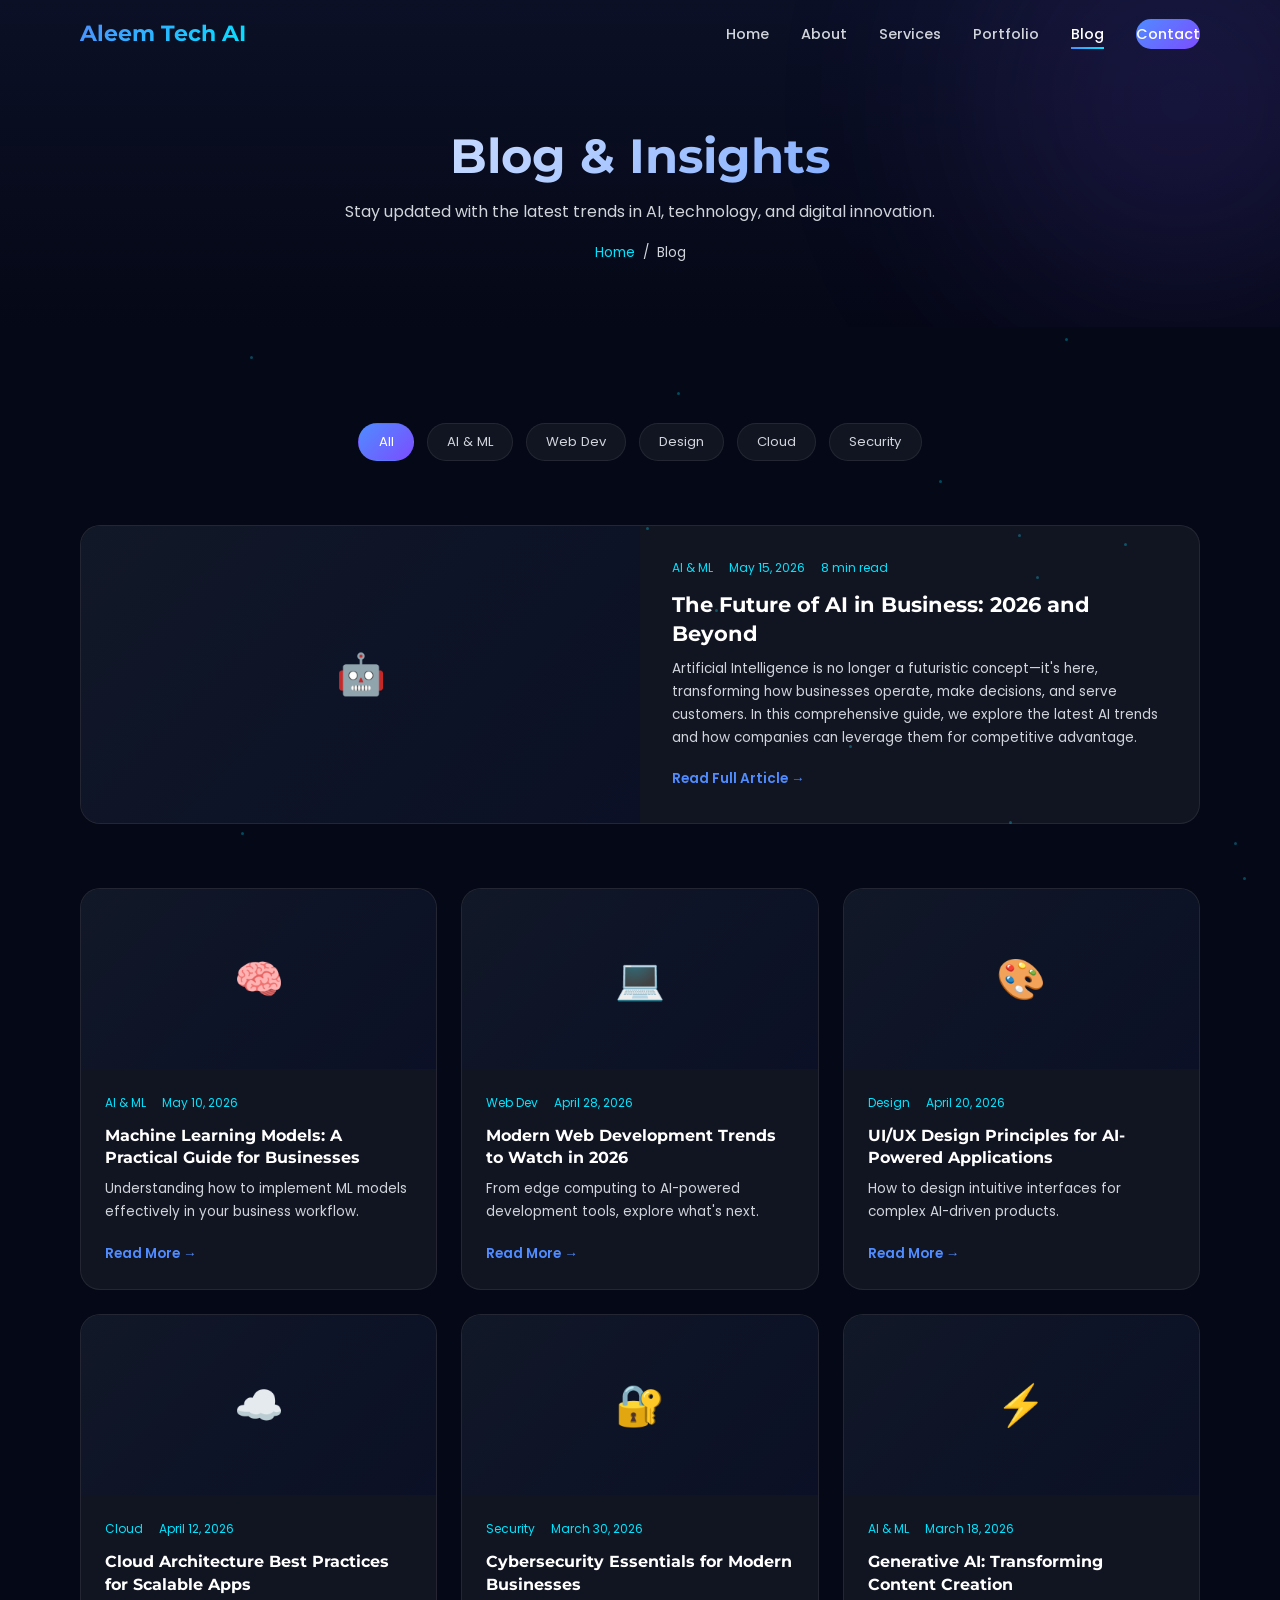
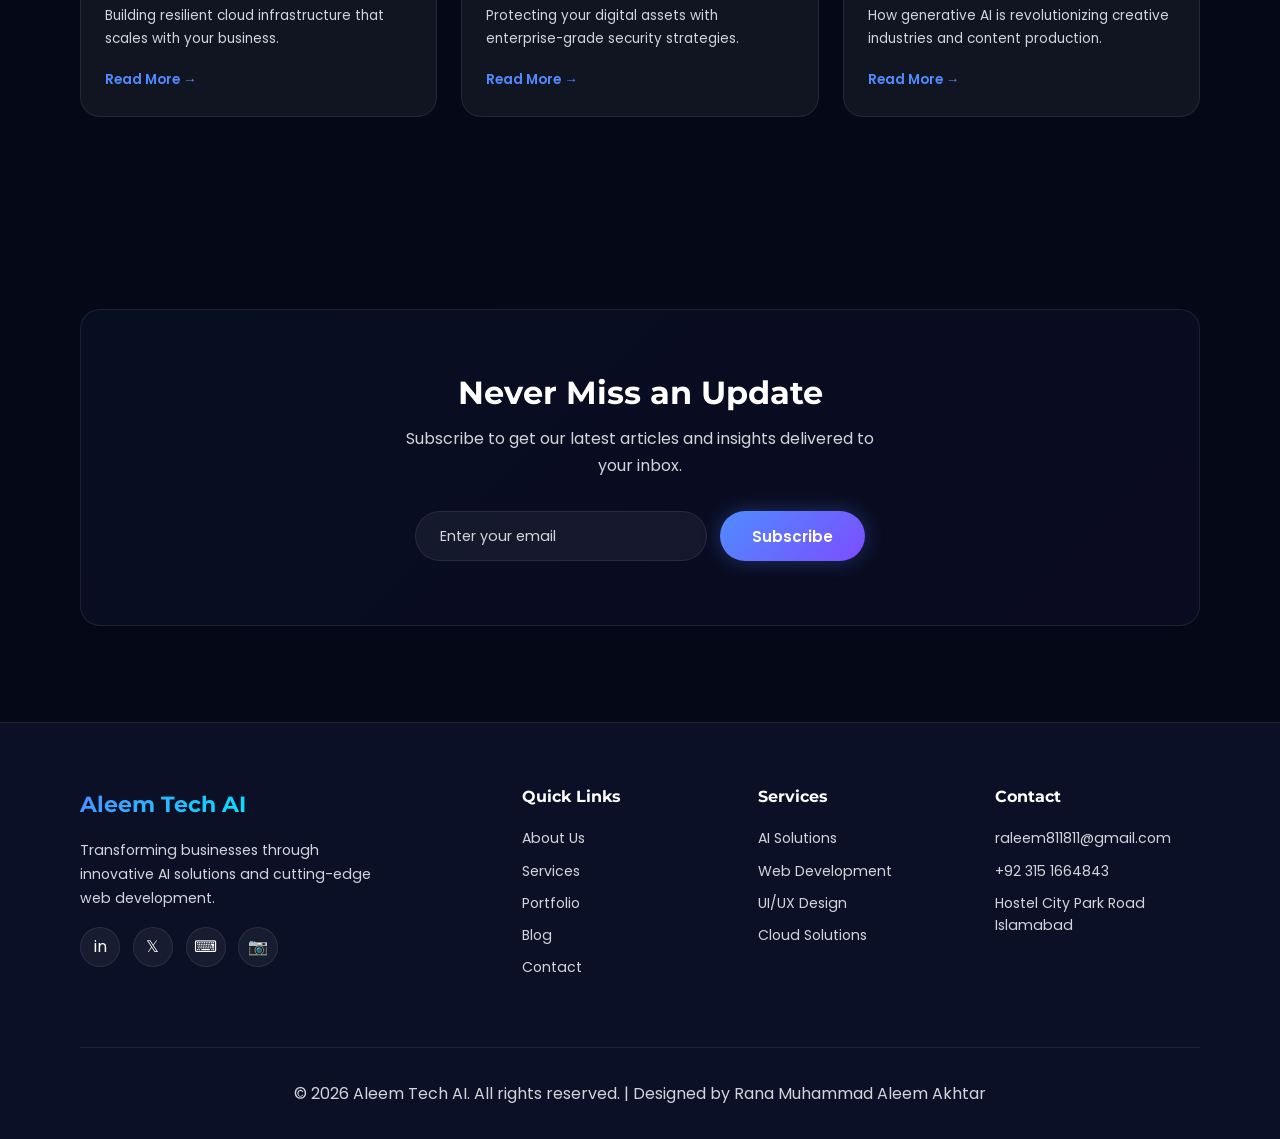
<file: blog.html>
<!DOCTYPE html>
<html lang="en">
<head>
  <meta charset="UTF-8">
  <meta name="viewport" content="width=device-width, initial-scale=1.0">
  <meta name="description" content="Aleem Tech AI Blog - Insights on AI, web development, technology trends, and digital innovation.">
  <meta name="author" content="Rana Muhammad Aleem Akhtar">
  <title>Blog - Aleem Tech AI</title>
  <link rel="preconnect" href="https://fonts.googleapis.com">
  <link rel="preconnect" href="https://fonts.gstatic.com" crossorigin>
  <link href="https://fonts.googleapis.com/css2?family=Inter:wght@400;500;600;700;800&family=Montserrat:wght@400;500;600;700;800&family=Poppins:wght@300;400;500;600;700&display=swap" rel="stylesheet">
  <link rel="stylesheet" href="css/style.css">
  <link rel="stylesheet" href="css/animations.css">
  <link rel="stylesheet" href="css/responsive.css">
</head>
<body>
  <a href="#main-content" class="skip-link">Skip to main content</a>
  <div class="loader" aria-hidden="true"><div class="loader-spinner"></div></div>
  <div class="particles" aria-hidden="true"></div>

  <header>
    <nav class="navbar" role="navigation" aria-label="Main navigation">
      <div class="container">
        <a href="index.html" class="nav-logo" aria-label="Aleem Tech AI Home"><span>Aleem Tech AI</span></a>
        <ul class="nav-links">
          <li><a href="index.html">Home</a></li>
          <li><a href="about.html">About</a></li>
          <li><a href="services.html">Services</a></li>
          <li><a href="portfolio.html">Portfolio</a></li>
          <li><a href="blog.html" class="active">Blog</a></li>
          <li><a href="contact.html" class="nav-cta">Contact</a></li>
        </ul>
        <button class="nav-toggle" aria-label="Toggle navigation menu" aria-expanded="false">
          <span></span><span></span><span></span>
        </button>
      </div>
    </nav>
  </header>

  <main id="main-content">
    <section class="page-header" aria-label="Page header">
      <div class="container">
        <h1>Blog & Insights</h1>
        <p>Stay updated with the latest trends in AI, technology, and digital innovation.</p>
        <nav class="breadcrumb" aria-label="Breadcrumb">
          <a href="index.html">Home</a><span>/</span><span>Blog</span>
        </nav>
      </div>
    </section>

    <section class="section" aria-label="Blog posts">
      <div class="container">
        <!-- Categories -->
        <div class="blog-categories reveal">
          <button class="blog-category active" data-filter="all">All</button>
          <button class="blog-category" data-filter="ai">AI & ML</button>
          <button class="blog-category" data-filter="web">Web Dev</button>
          <button class="blog-category" data-filter="design">Design</button>
          <button class="blog-category" data-filter="cloud">Cloud</button>
          <button class="blog-category" data-filter="security">Security</button>
        </div>

        <!-- Featured Article -->
        <article class="featured-blog reveal" data-category="ai">
          <div class="blog-thumbnail">🤖</div>
          <div class="blog-content">
            <div class="blog-meta">
              <span>AI & ML</span>
              <span>May 15, 2026</span>
              <span>8 min read</span>
            </div>
            <h3>The Future of AI in Business: 2026 and Beyond</h3>
            <p>Artificial Intelligence is no longer a futuristic concept—it's here, transforming how businesses operate, make decisions, and serve customers. In this comprehensive guide, we explore the latest AI trends and how companies can leverage them for competitive advantage.</p>
            <a href="#" class="read-more">Read Full Article →</a>
          </div>
        </article>

        <!-- Blog Grid -->
        <div class="blog-grid" data-stagger>
          <article class="blog-card reveal" data-category="ai">
            <div class="blog-thumbnail">🧠</div>
            <div class="blog-content">
              <div class="blog-meta">
                <span>AI & ML</span>
                <span>May 10, 2026</span>
              </div>
              <h3>Machine Learning Models: A Practical Guide for Businesses</h3>
              <p>Understanding how to implement ML models effectively in your business workflow.</p>
              <a href="#" class="read-more">Read More →</a>
            </div>
          </article>
          <article class="blog-card reveal" data-category="web">
            <div class="blog-thumbnail">💻</div>
            <div class="blog-content">
              <div class="blog-meta">
                <span>Web Dev</span>
                <span>April 28, 2026</span>
              </div>
              <h3>Modern Web Development Trends to Watch in 2026</h3>
              <p>From edge computing to AI-powered development tools, explore what's next.</p>
              <a href="#" class="read-more">Read More →</a>
            </div>
          </article>
          <article class="blog-card reveal" data-category="design">
            <div class="blog-thumbnail">🎨</div>
            <div class="blog-content">
              <div class="blog-meta">
                <span>Design</span>
                <span>April 20, 2026</span>
              </div>
              <h3>UI/UX Design Principles for AI-Powered Applications</h3>
              <p>How to design intuitive interfaces for complex AI-driven products.</p>
              <a href="#" class="read-more">Read More →</a>
            </div>
          </article>
          <article class="blog-card reveal" data-category="cloud">
            <div class="blog-thumbnail">☁️</div>
            <div class="blog-content">
              <div class="blog-meta">
                <span>Cloud</span>
                <span>April 12, 2026</span>
              </div>
              <h3>Cloud Architecture Best Practices for Scalable Apps</h3>
              <p>Building resilient cloud infrastructure that scales with your business.</p>
              <a href="#" class="read-more">Read More →</a>
            </div>
          </article>
          <article class="blog-card reveal" data-category="security">
            <div class="blog-thumbnail">🔐</div>
            <div class="blog-content">
              <div class="blog-meta">
                <span>Security</span>
                <span>March 30, 2026</span>
              </div>
              <h3>Cybersecurity Essentials for Modern Businesses</h3>
              <p>Protecting your digital assets with enterprise-grade security strategies.</p>
              <a href="#" class="read-more">Read More →</a>
            </div>
          </article>
          <article class="blog-card reveal" data-category="ai">
            <div class="blog-thumbnail">⚡</div>
            <div class="blog-content">
              <div class="blog-meta">
                <span>AI & ML</span>
                <span>March 18, 2026</span>
              </div>
              <h3>Generative AI: Transforming Content Creation</h3>
              <p>How generative AI is revolutionizing creative industries and content production.</p>
              <a href="#" class="read-more">Read More →</a>
            </div>
          </article>
        </div>
      </div>
    </section>

    <!-- Newsletter -->
    <section class="section" aria-label="Newsletter">
      <div class="container">
        <div class="newsletter reveal">
          <h2>Never Miss an Update</h2>
          <p>Subscribe to get our latest articles and insights delivered to your inbox.</p>
          <form class="newsletter-form" aria-label="Newsletter subscription">
            <label for="blog-newsletter-email" class="sr-only">Email address</label>
            <input type="email" id="blog-newsletter-email" name="email" placeholder="Enter your email" required aria-required="true">
            <button type="submit" class="btn btn-primary">Subscribe</button>
          </form>
        </div>
      </div>
    </section>
  </main>

  <footer class="footer" role="contentinfo">
    <div class="container">
      <div class="footer-grid">
        <div class="footer-brand">
          <a href="index.html" class="nav-logo"><span>Aleem Tech AI</span></a>
          <p>Transforming businesses through innovative AI solutions and cutting-edge web development.</p>
          <div class="footer-social">
            <a href="#" aria-label="LinkedIn">in</a>
            <a href="#" aria-label="Twitter">𝕏</a>
            <a href="#" aria-label="GitHub">⌨</a>
            <a href="#" aria-label="Instagram">📷</a>
          </div>
        </div>
        <div class="footer-links">
          <h4>Quick Links</h4>
          <a href="about.html">About Us</a>
          <a href="services.html">Services</a>
          <a href="portfolio.html">Portfolio</a>
          <a href="blog.html">Blog</a>
          <a href="contact.html">Contact</a>
        </div>
        <div class="footer-links">
          <h4>Services</h4>
          <a href="services.html">AI Solutions</a>
          <a href="services.html">Web Development</a>
          <a href="services.html">UI/UX Design</a>
          <a href="services.html">Cloud Solutions</a>
        </div>
        <div class="footer-links">
          <h4>Contact</h4>
          <a href="mailto:raleem811811@gmail.com">raleem811811@gmail.com</a>
          <a href="tel:+923151664843">+92 315 1664843</a>
          <a>Hostel City Park Road Islamabad</a>
        </div>
      </div>
      <div class="footer-bottom">
        <p>&copy; 2026 Aleem Tech AI. All rights reserved. | Designed by Rana Muhammad Aleem Akhtar</p>
      </div>
    </div>
  </footer>

  <button class="scroll-top" aria-label="Scroll to top">↑</button>
  <script src="js/main.js"></script>
  <script src="js/animations.js"></script>
  <script src="js/interactions.js"></script>
</body>
</html>
</file>
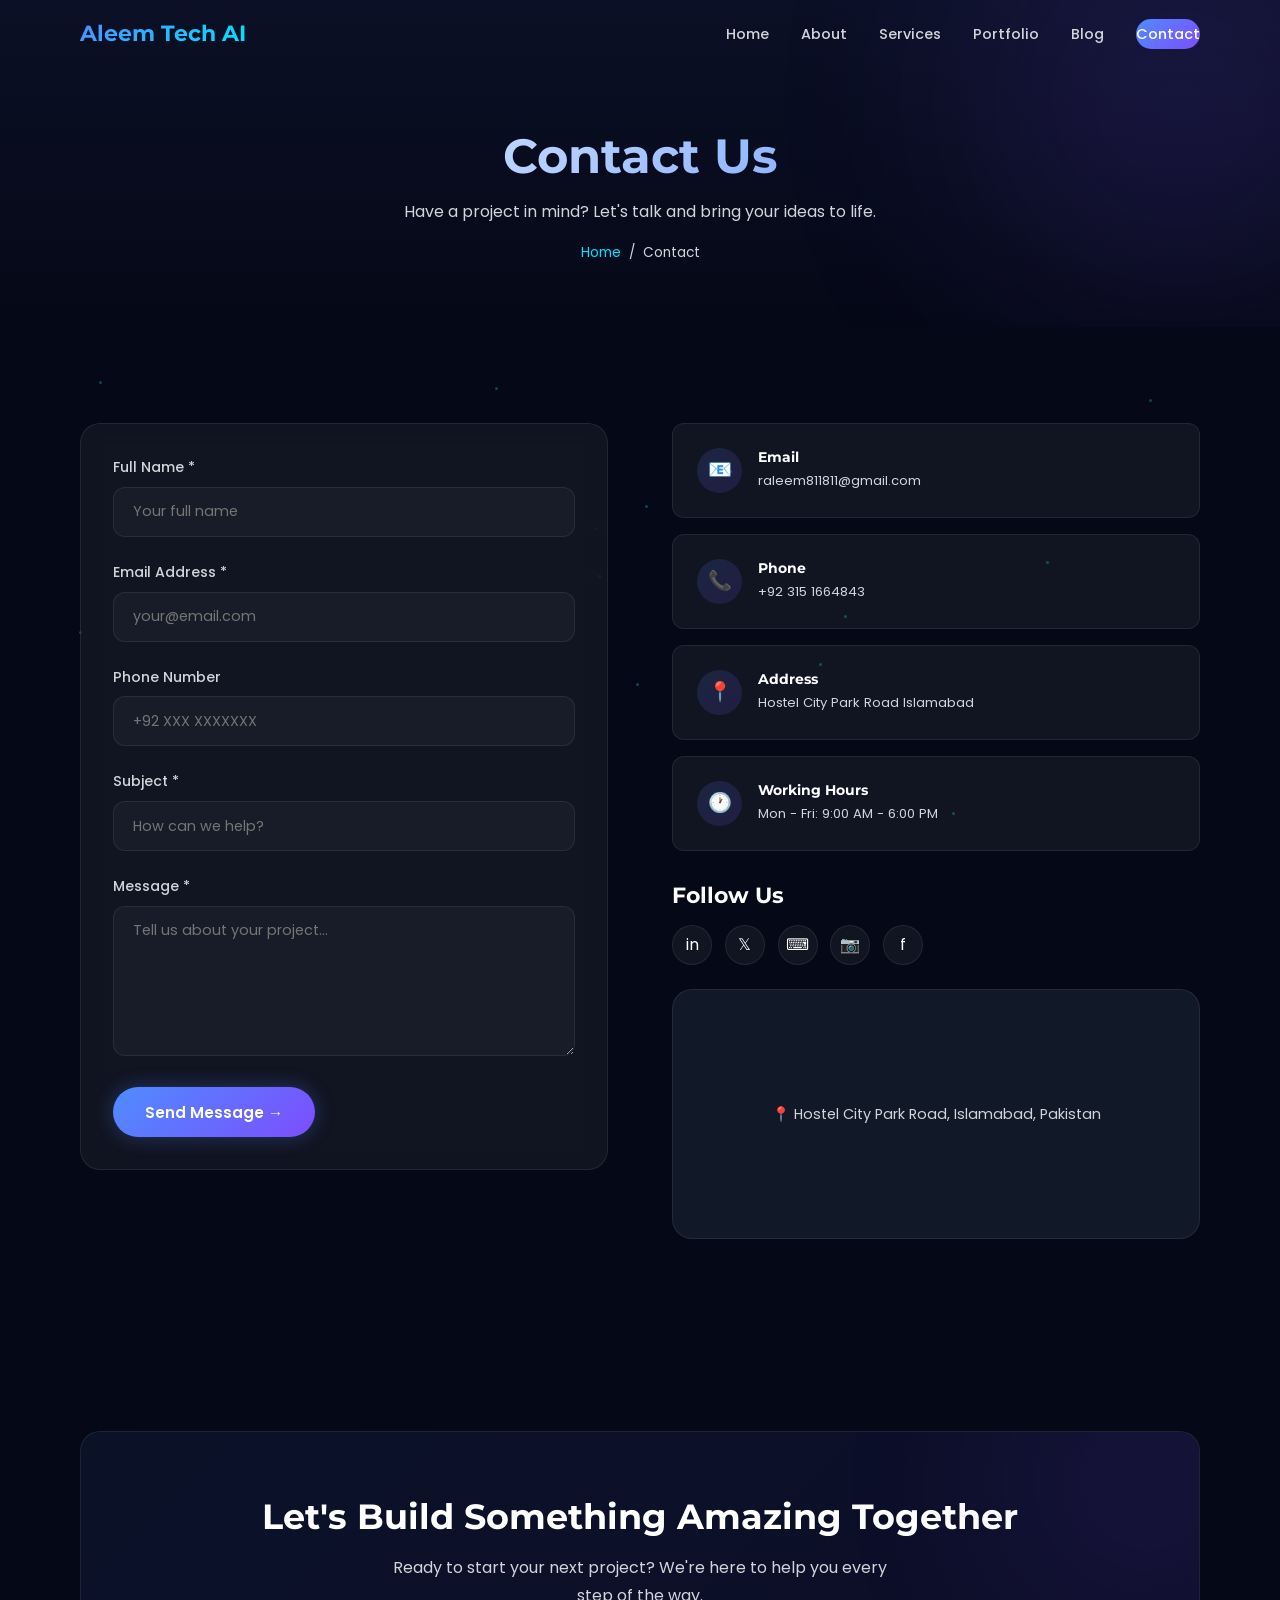
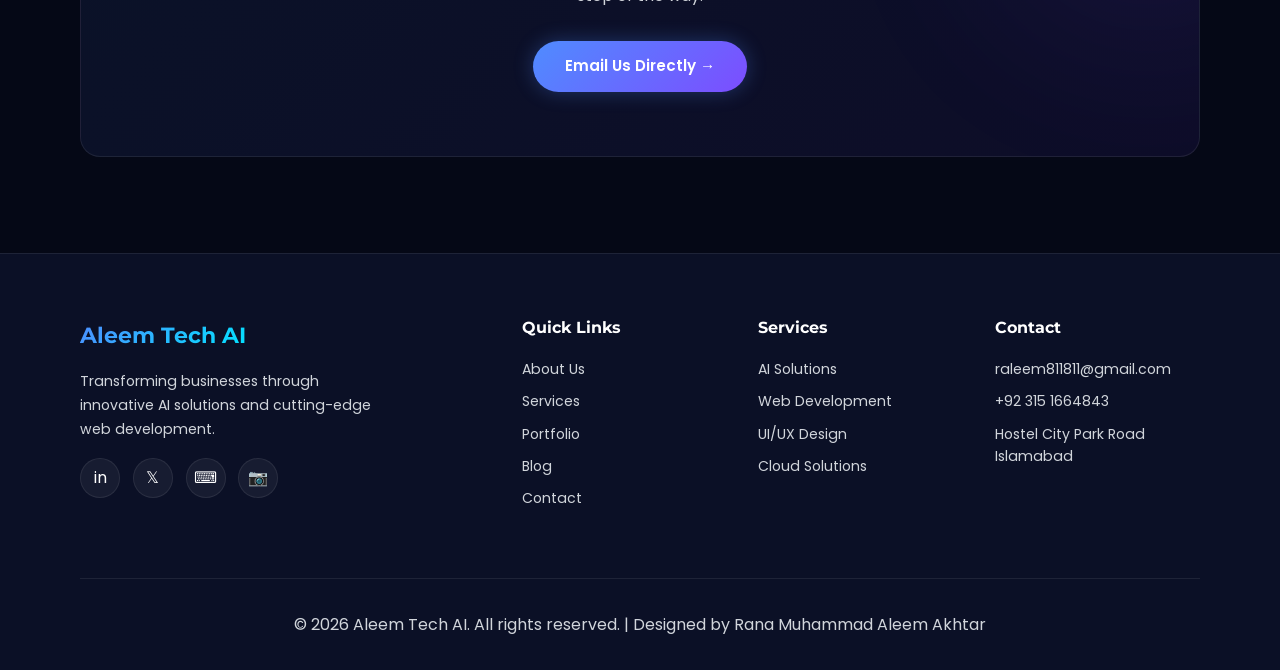
<file: contact.html>
<!DOCTYPE html>
<html lang="en">
<head>
  <meta charset="UTF-8">
  <meta name="viewport" content="width=device-width, initial-scale=1.0">
  <meta name="description" content="Contact Aleem Tech AI - Get in touch for AI solutions, web development, and digital transformation services.">
  <meta name="author" content="Rana Muhammad Aleem Akhtar">
  <title>Contact Us - Aleem Tech AI</title>
  <link rel="preconnect" href="https://fonts.googleapis.com">
  <link rel="preconnect" href="https://fonts.gstatic.com" crossorigin>
  <link href="https://fonts.googleapis.com/css2?family=Inter:wght@400;500;600;700;800&family=Montserrat:wght@400;500;600;700;800&family=Poppins:wght@300;400;500;600;700&display=swap" rel="stylesheet">
  <link rel="stylesheet" href="css/style.css">
  <link rel="stylesheet" href="css/animations.css">
  <link rel="stylesheet" href="css/responsive.css">
</head>
<body>
  <a href="#main-content" class="skip-link">Skip to main content</a>
  <div class="loader" aria-hidden="true"><div class="loader-spinner"></div></div>
  <div class="particles" aria-hidden="true"></div>

  <header>
    <nav class="navbar" role="navigation" aria-label="Main navigation">
      <div class="container">
        <a href="index.html" class="nav-logo" aria-label="Aleem Tech AI Home"><span>Aleem Tech AI</span></a>
        <ul class="nav-links">
          <li><a href="index.html">Home</a></li>
          <li><a href="about.html">About</a></li>
          <li><a href="services.html">Services</a></li>
          <li><a href="portfolio.html">Portfolio</a></li>
          <li><a href="blog.html">Blog</a></li>
          <li><a href="contact.html" class="nav-cta active">Contact</a></li>
        </ul>
        <button class="nav-toggle" aria-label="Toggle navigation menu" aria-expanded="false">
          <span></span><span></span><span></span>
        </button>
      </div>
    </nav>
  </header>

  <main id="main-content">
    <section class="page-header" aria-label="Page header">
      <div class="container">
        <h1>Contact Us</h1>
        <p>Have a project in mind? Let's talk and bring your ideas to life.</p>
        <nav class="breadcrumb" aria-label="Breadcrumb">
          <a href="index.html">Home</a><span>/</span><span>Contact</span>
        </nav>
      </div>
    </section>

    <section class="section" aria-label="Contact form and information">
      <div class="container">
        <div class="contact-grid">
          <!-- Contact Form -->
          <div class="reveal-left">
            <form class="contact-form" id="contact-form" aria-label="Contact form">
              <div class="form-group">
                <label for="contact-name">Full Name *</label>
                <input type="text" id="contact-name" name="name" placeholder="Your full name" required aria-required="true">
              </div>
              <div class="form-group">
                <label for="contact-email">Email Address *</label>
                <input type="email" id="contact-email" name="email" placeholder="your@email.com" required aria-required="true">
              </div>
              <div class="form-group">
                <label for="contact-phone">Phone Number</label>
                <input type="tel" id="contact-phone" name="phone" placeholder="+92 XXX XXXXXXX">
              </div>
              <div class="form-group">
                <label for="contact-subject">Subject *</label>
                <input type="text" id="contact-subject" name="subject" placeholder="How can we help?" required aria-required="true">
              </div>
              <div class="form-group">
                <label for="contact-message">Message *</label>
                <textarea id="contact-message" name="message" placeholder="Tell us about your project..." required aria-required="true"></textarea>
              </div>
              <button type="submit" class="btn btn-primary btn-glow">Send Message →</button>
            </form>
          </div>

          <!-- Contact Info -->
          <div class="reveal-right">
            <div class="contact-info-cards">
              <div class="contact-info-card">
                <div class="icon">📧</div>
                <div>
                  <h4>Email</h4>
                  <p><a href="mailto:raleem811811@gmail.com">raleem811811@gmail.com</a></p>
                </div>
              </div>
              <div class="contact-info-card">
                <div class="icon">📞</div>
                <div>
                  <h4>Phone</h4>
                  <p><a href="tel:+923151664843">+92 315 1664843</a></p>
                </div>
              </div>
              <div class="contact-info-card">
                <div class="icon">📍</div>
                <div>
                  <h4>Address</h4>
                  <p>Hostel City Park Road Islamabad</p>
                </div>
              </div>
              <div class="contact-info-card">
                <div class="icon">🕐</div>
                <div>
                  <h4>Working Hours</h4>
                  <p>Mon - Fri: 9:00 AM - 6:00 PM</p>
                </div>
              </div>
            </div>

            <!-- Social Media -->
            <div style="margin-top: 2rem;">
              <h4 style="margin-bottom: 1rem; color: var(--text-primary);">Follow Us</h4>
              <div class="footer-social">
                <a href="#" aria-label="LinkedIn">in</a>
                <a href="#" aria-label="Twitter">𝕏</a>
                <a href="#" aria-label="GitHub">⌨</a>
                <a href="#" aria-label="Instagram">📷</a>
                <a href="#" aria-label="Facebook">f</a>
              </div>
            </div>

            <!-- Map -->
            <div class="map-container" aria-label="Location map placeholder">
              📍 Hostel City Park Road, Islamabad, Pakistan
            </div>
          </div>
        </div>
      </div>
    </section>

    <!-- CTA -->
    <section class="cta-section" aria-label="Call to action">
      <div class="container">
        <div class="cta-box reveal">
          <h2>Let's Build Something Amazing Together</h2>
          <p>Ready to start your next project? We're here to help you every step of the way.</p>
          <a href="mailto:raleem811811@gmail.com" class="btn btn-primary btn-glow">Email Us Directly →</a>
        </div>
      </div>
    </section>
  </main>

  <footer class="footer" role="contentinfo">
    <div class="container">
      <div class="footer-grid">
        <div class="footer-brand">
          <a href="index.html" class="nav-logo"><span>Aleem Tech AI</span></a>
          <p>Transforming businesses through innovative AI solutions and cutting-edge web development.</p>
          <div class="footer-social">
            <a href="#" aria-label="LinkedIn">in</a>
            <a href="#" aria-label="Twitter">𝕏</a>
            <a href="#" aria-label="GitHub">⌨</a>
            <a href="#" aria-label="Instagram">📷</a>
          </div>
        </div>
        <div class="footer-links">
          <h4>Quick Links</h4>
          <a href="about.html">About Us</a>
          <a href="services.html">Services</a>
          <a href="portfolio.html">Portfolio</a>
          <a href="blog.html">Blog</a>
          <a href="contact.html">Contact</a>
        </div>
        <div class="footer-links">
          <h4>Services</h4>
          <a href="services.html">AI Solutions</a>
          <a href="services.html">Web Development</a>
          <a href="services.html">UI/UX Design</a>
          <a href="services.html">Cloud Solutions</a>
        </div>
        <div class="footer-links">
          <h4>Contact</h4>
          <a href="mailto:raleem811811@gmail.com">raleem811811@gmail.com</a>
          <a href="tel:+923151664843">+92 315 1664843</a>
          <a>Hostel City Park Road Islamabad</a>
        </div>
      </div>
      <div class="footer-bottom">
        <p>&copy; 2026 Aleem Tech AI. All rights reserved. | Designed by Rana Muhammad Aleem Akhtar</p>
      </div>
    </div>
  </footer>

  <button class="scroll-top" aria-label="Scroll to top">↑</button>
  <script src="js/main.js"></script>
  <script src="js/animations.js"></script>
  <script src="js/interactions.js"></script>
</body>
</html>
</file>
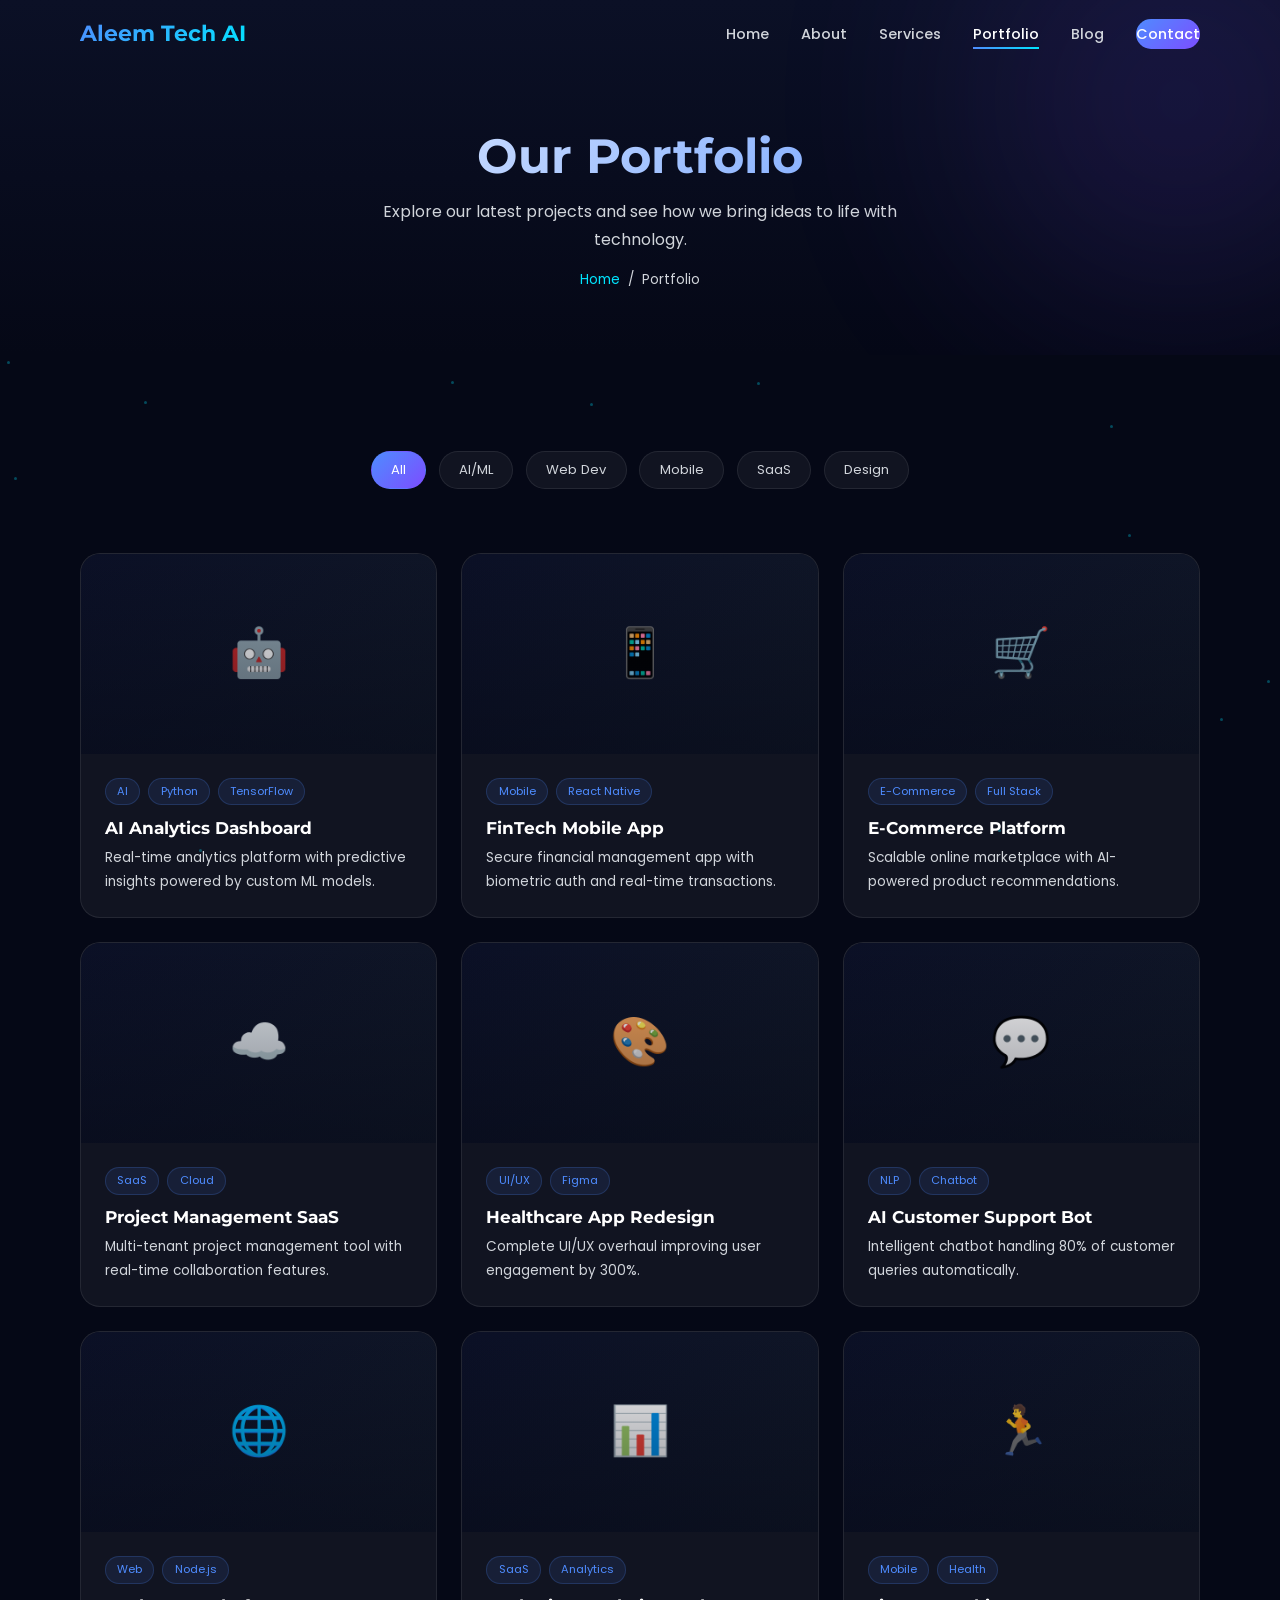
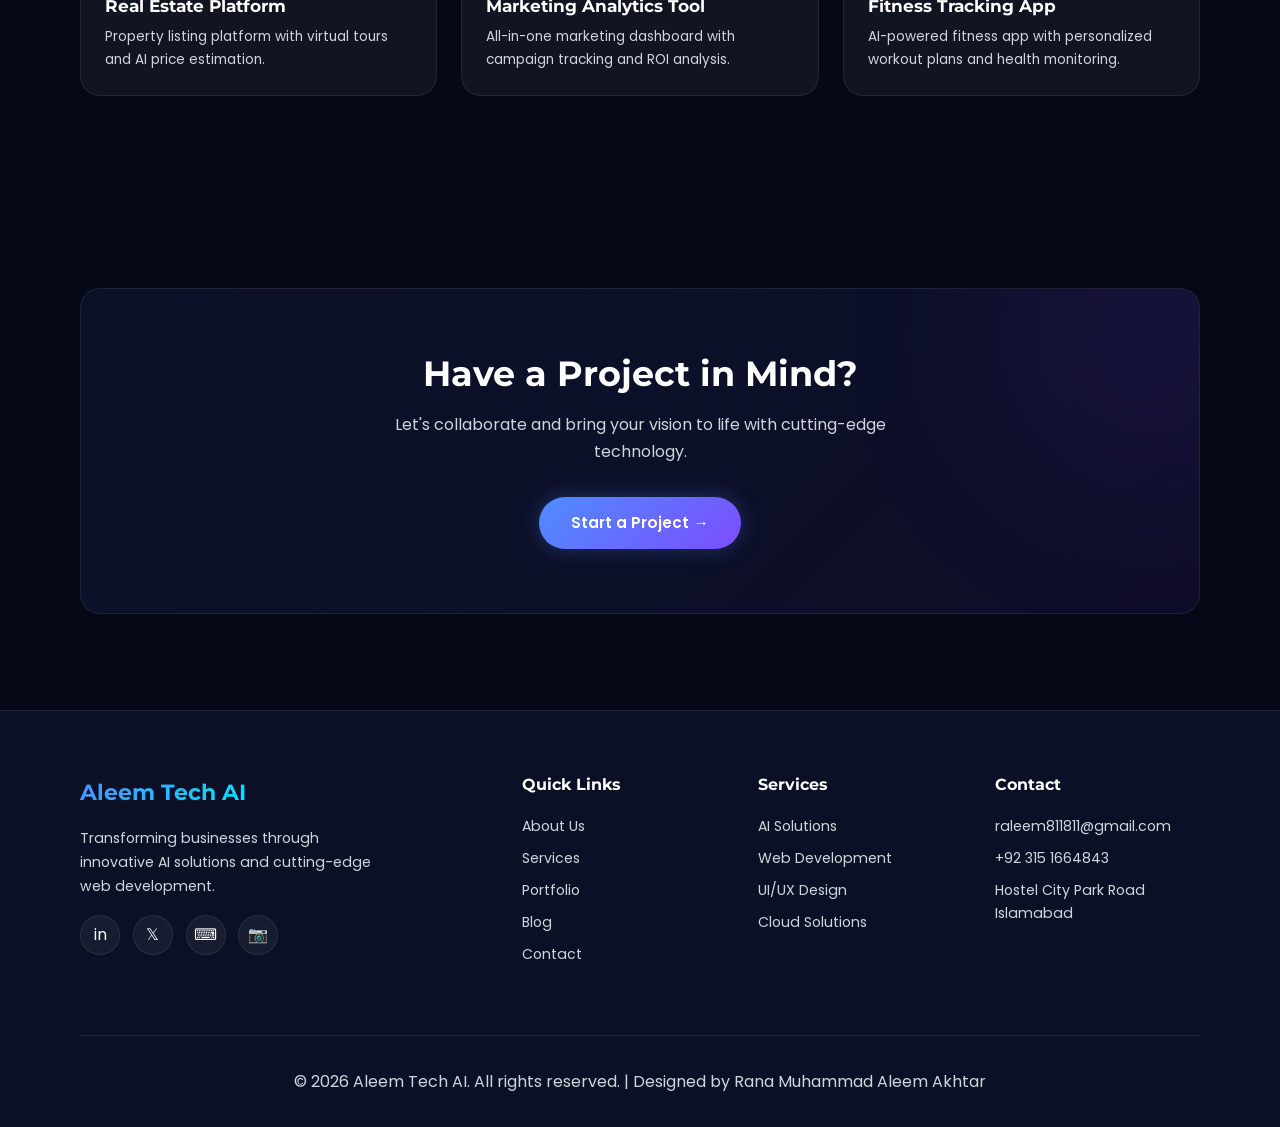
<file: portfolio.html>
<!DOCTYPE html>
<html lang="en">
<head>
  <meta charset="UTF-8">
  <meta name="viewport" content="width=device-width, initial-scale=1.0">
  <meta name="description" content="Aleem Tech AI Portfolio - Showcasing our best projects in AI, web development, and digital solutions.">
  <meta name="author" content="Rana Muhammad Aleem Akhtar">
  <title>Portfolio - Aleem Tech AI</title>
  <link rel="preconnect" href="https://fonts.googleapis.com">
  <link rel="preconnect" href="https://fonts.gstatic.com" crossorigin>
  <link href="https://fonts.googleapis.com/css2?family=Inter:wght@400;500;600;700;800&family=Montserrat:wght@400;500;600;700;800&family=Poppins:wght@300;400;500;600;700&display=swap" rel="stylesheet">
  <link rel="stylesheet" href="css/style.css">
  <link rel="stylesheet" href="css/animations.css">
  <link rel="stylesheet" href="css/responsive.css">
</head>
<body>
  <a href="#main-content" class="skip-link">Skip to main content</a>
  <div class="loader" aria-hidden="true"><div class="loader-spinner"></div></div>
  <div class="particles" aria-hidden="true"></div>

  <header>
    <nav class="navbar" role="navigation" aria-label="Main navigation">
      <div class="container">
        <a href="index.html" class="nav-logo" aria-label="Aleem Tech AI Home"><span>Aleem Tech AI</span></a>
        <ul class="nav-links">
          <li><a href="index.html">Home</a></li>
          <li><a href="about.html">About</a></li>
          <li><a href="services.html">Services</a></li>
          <li><a href="portfolio.html" class="active">Portfolio</a></li>
          <li><a href="blog.html">Blog</a></li>
          <li><a href="contact.html" class="nav-cta">Contact</a></li>
        </ul>
        <button class="nav-toggle" aria-label="Toggle navigation menu" aria-expanded="false">
          <span></span><span></span><span></span>
        </button>
      </div>
    </nav>
  </header>

  <main id="main-content">
    <section class="page-header" aria-label="Page header">
      <div class="container">
        <h1>Our Portfolio</h1>
        <p>Explore our latest projects and see how we bring ideas to life with technology.</p>
        <nav class="breadcrumb" aria-label="Breadcrumb">
          <a href="index.html">Home</a><span>/</span><span>Portfolio</span>
        </nav>
      </div>
    </section>

    <section class="section" aria-label="Portfolio projects">
      <div class="container">
        <!-- Filter -->
        <div class="portfolio-filter reveal">
          <button class="filter-btn active" data-filter="all">All</button>
          <button class="filter-btn" data-filter="ai">AI/ML</button>
          <button class="filter-btn" data-filter="web">Web Dev</button>
          <button class="filter-btn" data-filter="mobile">Mobile</button>
          <button class="filter-btn" data-filter="saas">SaaS</button>
          <button class="filter-btn" data-filter="design">Design</button>
        </div>

        <!-- Projects Grid -->
        <div class="portfolio-grid" data-stagger>
          <article class="portfolio-card reveal hover-lift tilt-card" data-category="ai">
            <div class="portfolio-thumbnail">🤖</div>
            <div class="portfolio-info">
              <div class="portfolio-tags">
                <span class="portfolio-tag">AI</span>
                <span class="portfolio-tag">Python</span>
                <span class="portfolio-tag">TensorFlow</span>
              </div>
              <h3>AI Analytics Dashboard</h3>
              <p>Real-time analytics platform with predictive insights powered by custom ML models.</p>
            </div>
          </article>
          <article class="portfolio-card reveal hover-lift tilt-card" data-category="mobile">
            <div class="portfolio-thumbnail">📱</div>
            <div class="portfolio-info">
              <div class="portfolio-tags">
                <span class="portfolio-tag">Mobile</span>
                <span class="portfolio-tag">React Native</span>
              </div>
              <h3>FinTech Mobile App</h3>
              <p>Secure financial management app with biometric auth and real-time transactions.</p>
            </div>
          </article>
          <article class="portfolio-card reveal hover-lift tilt-card" data-category="web">
            <div class="portfolio-thumbnail">🛒</div>
            <div class="portfolio-info">
              <div class="portfolio-tags">
                <span class="portfolio-tag">E-Commerce</span>
                <span class="portfolio-tag">Full Stack</span>
              </div>
              <h3>E-Commerce Platform</h3>
              <p>Scalable online marketplace with AI-powered product recommendations.</p>
            </div>
          </article>
          <article class="portfolio-card reveal hover-lift tilt-card" data-category="saas">
            <div class="portfolio-thumbnail">☁️</div>
            <div class="portfolio-info">
              <div class="portfolio-tags">
                <span class="portfolio-tag">SaaS</span>
                <span class="portfolio-tag">Cloud</span>
              </div>
              <h3>Project Management SaaS</h3>
              <p>Multi-tenant project management tool with real-time collaboration features.</p>
            </div>
          </article>
          <article class="portfolio-card reveal hover-lift tilt-card" data-category="design">
            <div class="portfolio-thumbnail">🎨</div>
            <div class="portfolio-info">
              <div class="portfolio-tags">
                <span class="portfolio-tag">UI/UX</span>
                <span class="portfolio-tag">Figma</span>
              </div>
              <h3>Healthcare App Redesign</h3>
              <p>Complete UI/UX overhaul improving user engagement by 300%.</p>
            </div>
          </article>
          <article class="portfolio-card reveal hover-lift tilt-card" data-category="ai">
            <div class="portfolio-thumbnail">💬</div>
            <div class="portfolio-info">
              <div class="portfolio-tags">
                <span class="portfolio-tag">NLP</span>
                <span class="portfolio-tag">Chatbot</span>
              </div>
              <h3>AI Customer Support Bot</h3>
              <p>Intelligent chatbot handling 80% of customer queries automatically.</p>
            </div>
          </article>
          <article class="portfolio-card reveal hover-lift tilt-card" data-category="web">
            <div class="portfolio-thumbnail">🌐</div>
            <div class="portfolio-info">
              <div class="portfolio-tags">
                <span class="portfolio-tag">Web</span>
                <span class="portfolio-tag">Node.js</span>
              </div>
              <h3>Real Estate Platform</h3>
              <p>Property listing platform with virtual tours and AI price estimation.</p>
            </div>
          </article>
          <article class="portfolio-card reveal hover-lift tilt-card" data-category="saas">
            <div class="portfolio-thumbnail">📊</div>
            <div class="portfolio-info">
              <div class="portfolio-tags">
                <span class="portfolio-tag">SaaS</span>
                <span class="portfolio-tag">Analytics</span>
              </div>
              <h3>Marketing Analytics Tool</h3>
              <p>All-in-one marketing dashboard with campaign tracking and ROI analysis.</p>
            </div>
          </article>
          <article class="portfolio-card reveal hover-lift tilt-card" data-category="mobile">
            <div class="portfolio-thumbnail">🏃</div>
            <div class="portfolio-info">
              <div class="portfolio-tags">
                <span class="portfolio-tag">Mobile</span>
                <span class="portfolio-tag">Health</span>
              </div>
              <h3>Fitness Tracking App</h3>
              <p>AI-powered fitness app with personalized workout plans and health monitoring.</p>
            </div>
          </article>
        </div>
      </div>
    </section>

    <!-- CTA -->
    <section class="cta-section" aria-label="Call to action">
      <div class="container">
        <div class="cta-box reveal">
          <h2>Have a Project in Mind?</h2>
          <p>Let's collaborate and bring your vision to life with cutting-edge technology.</p>
          <a href="contact.html" class="btn btn-primary btn-glow">Start a Project →</a>
        </div>
      </div>
    </section>
  </main>

  <footer class="footer" role="contentinfo">
    <div class="container">
      <div class="footer-grid">
        <div class="footer-brand">
          <a href="index.html" class="nav-logo"><span>Aleem Tech AI</span></a>
          <p>Transforming businesses through innovative AI solutions and cutting-edge web development.</p>
          <div class="footer-social">
            <a href="#" aria-label="LinkedIn">in</a>
            <a href="#" aria-label="Twitter">𝕏</a>
            <a href="#" aria-label="GitHub">⌨</a>
            <a href="#" aria-label="Instagram">📷</a>
          </div>
        </div>
        <div class="footer-links">
          <h4>Quick Links</h4>
          <a href="about.html">About Us</a>
          <a href="services.html">Services</a>
          <a href="portfolio.html">Portfolio</a>
          <a href="blog.html">Blog</a>
          <a href="contact.html">Contact</a>
        </div>
        <div class="footer-links">
          <h4>Services</h4>
          <a href="services.html">AI Solutions</a>
          <a href="services.html">Web Development</a>
          <a href="services.html">UI/UX Design</a>
          <a href="services.html">Cloud Solutions</a>
        </div>
        <div class="footer-links">
          <h4>Contact</h4>
          <a href="mailto:raleem811811@gmail.com">raleem811811@gmail.com</a>
          <a href="tel:+923151664843">+92 315 1664843</a>
          <a>Hostel City Park Road Islamabad</a>
        </div>
      </div>
      <div class="footer-bottom">
        <p>&copy; 2026 Aleem Tech AI. All rights reserved. | Designed by Rana Muhammad Aleem Akhtar</p>
      </div>
    </div>
  </footer>

  <button class="scroll-top" aria-label="Scroll to top">↑</button>
  <script src="js/main.js"></script>
  <script src="js/animations.js"></script>
  <script src="js/interactions.js"></script>
</body>
</html>
</file>
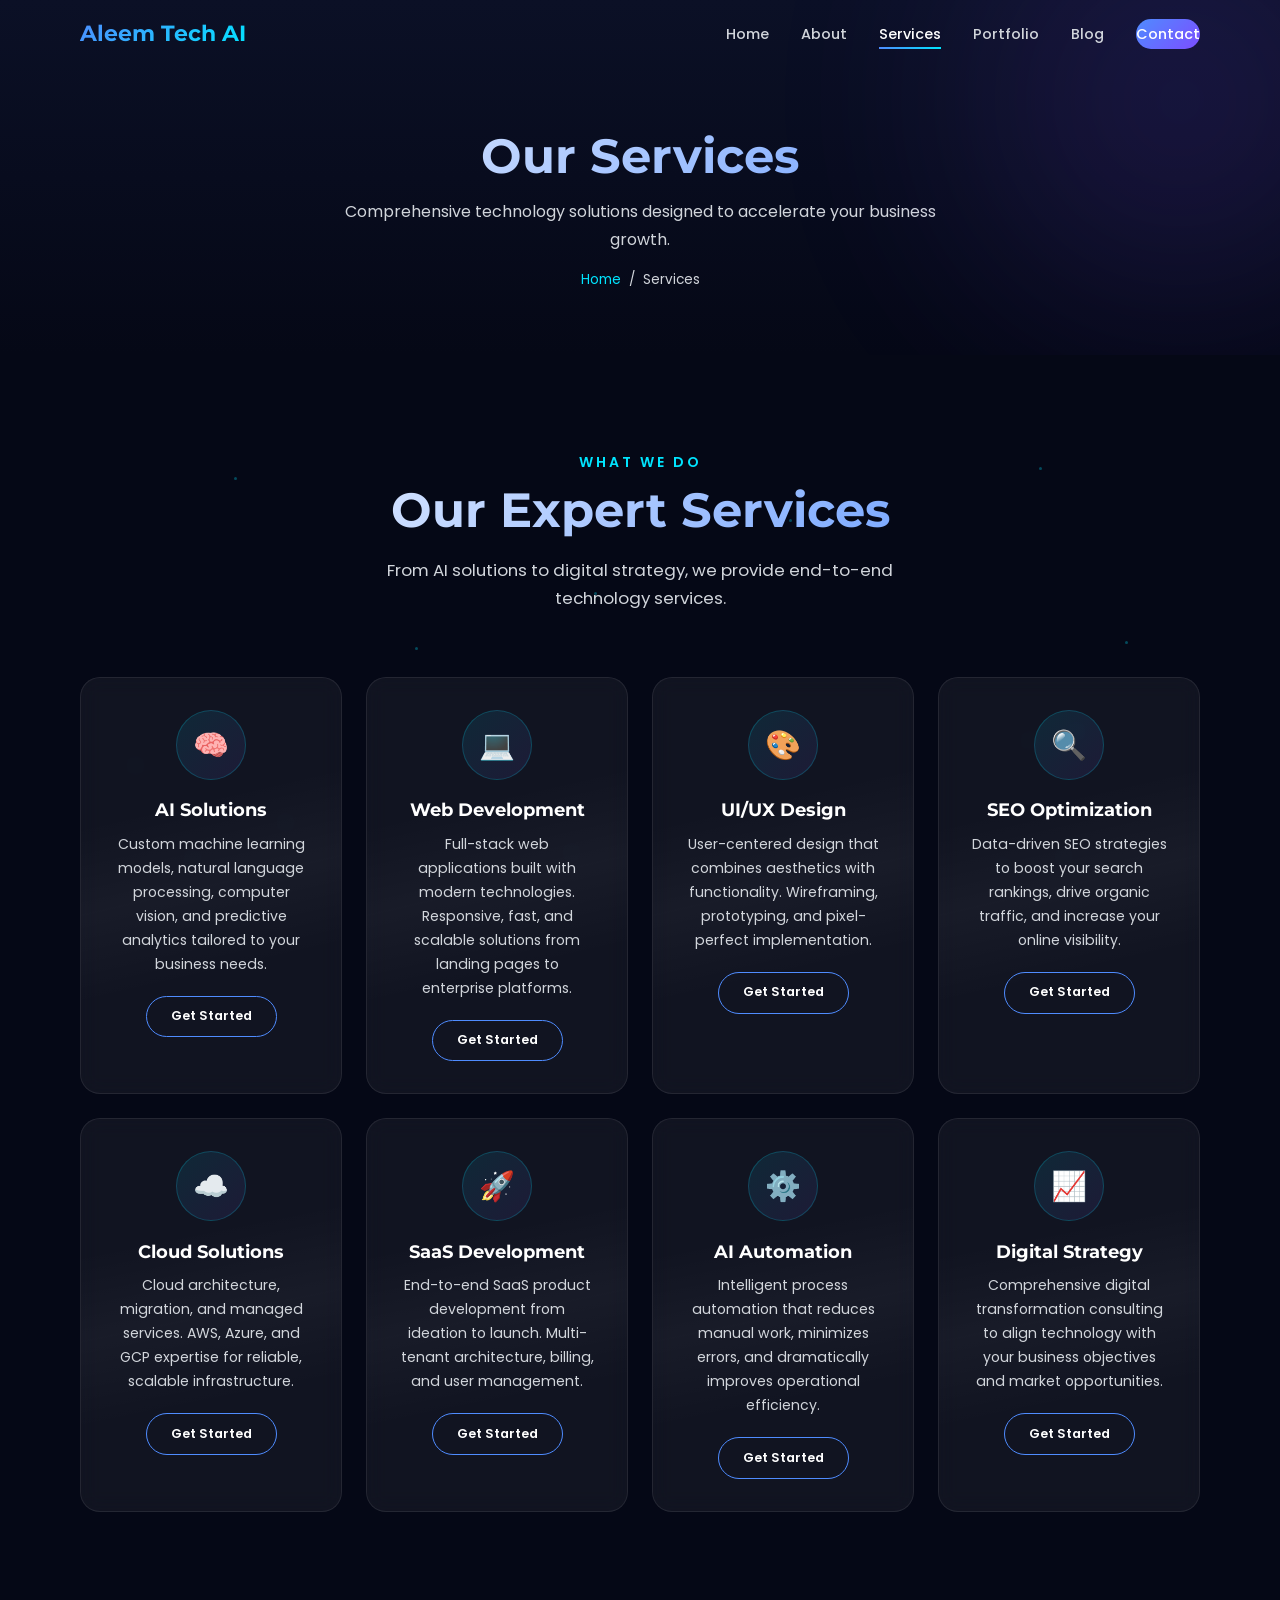
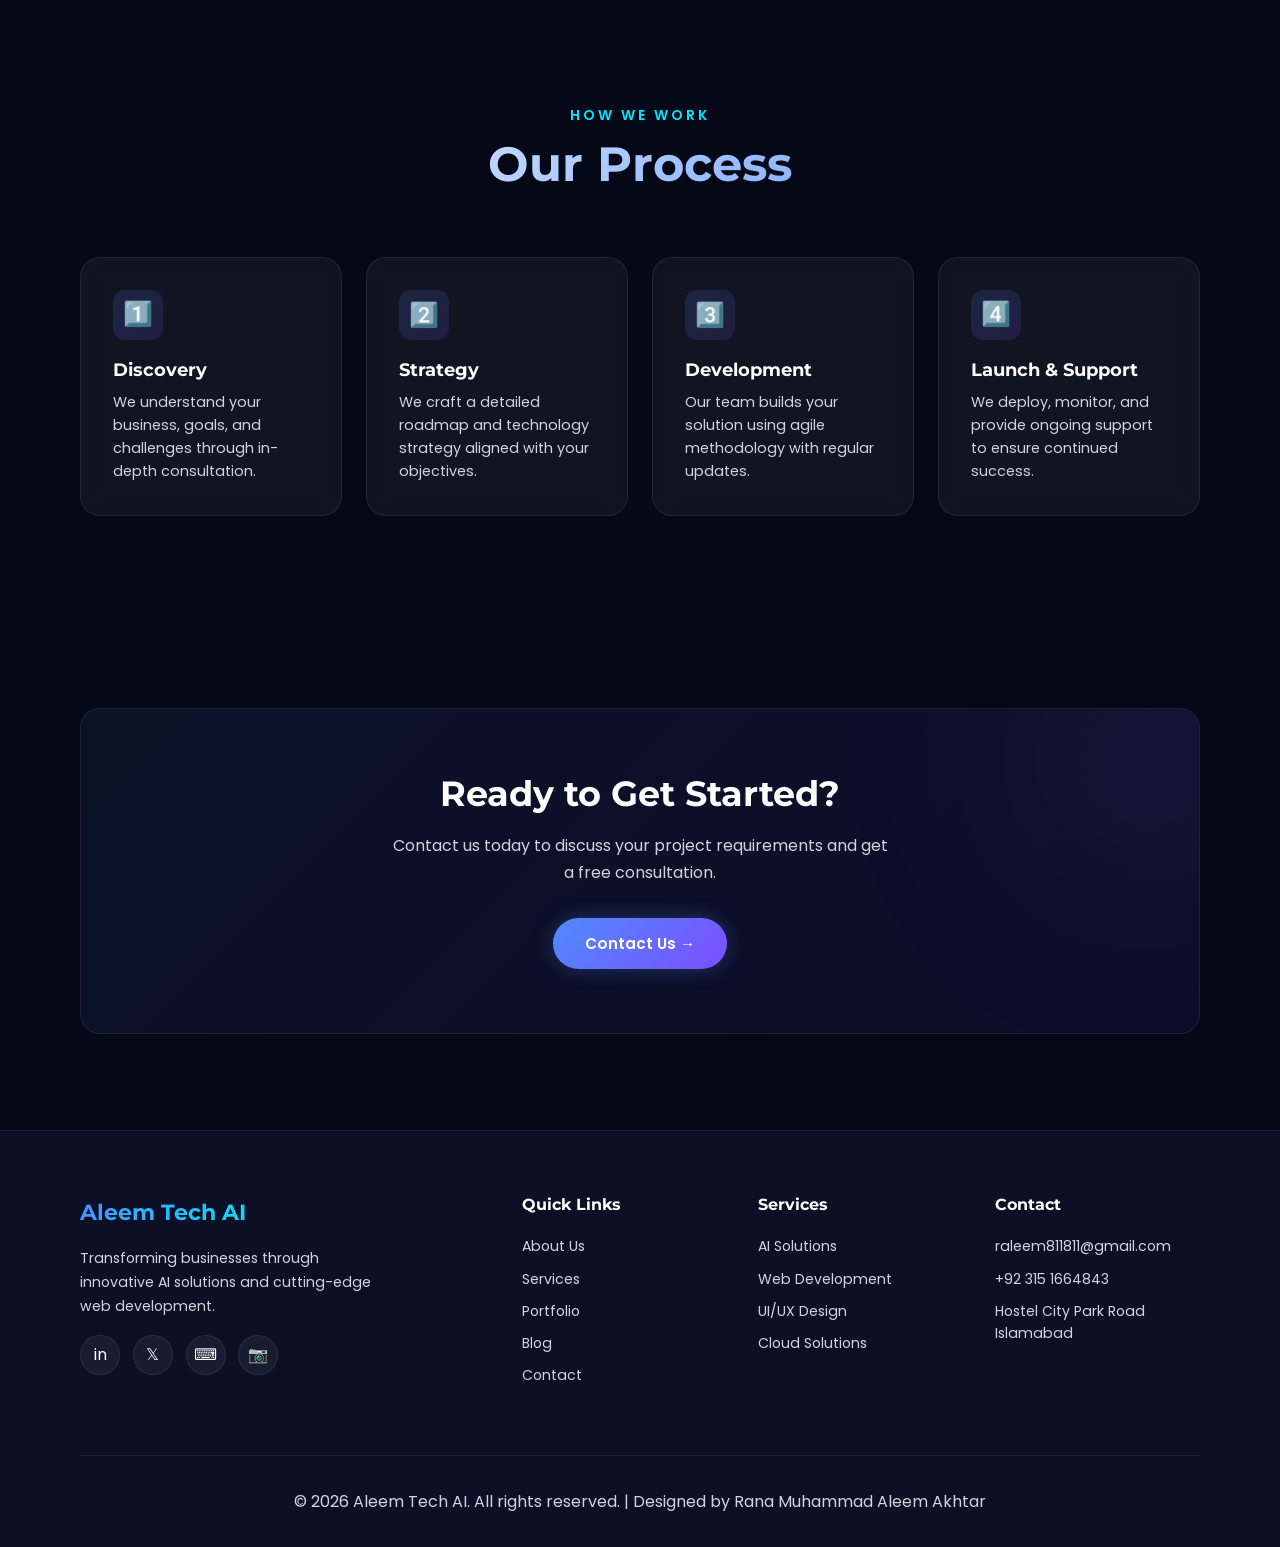
<file: services.html>
<!DOCTYPE html>
<html lang="en">
<head>
  <meta charset="UTF-8">
  <meta name="viewport" content="width=device-width, initial-scale=1.0">
  <meta name="description" content="Aleem Tech AI Services - AI Solutions, Web Development, UI/UX Design, SEO, Cloud, SaaS, Automation, and Digital Strategy.">
  <meta name="author" content="Rana Muhammad Aleem Akhtar">
  <title>Services - Aleem Tech AI</title>
  <link rel="preconnect" href="https://fonts.googleapis.com">
  <link rel="preconnect" href="https://fonts.gstatic.com" crossorigin>
  <link href="https://fonts.googleapis.com/css2?family=Inter:wght@400;500;600;700;800&family=Montserrat:wght@400;500;600;700;800&family=Poppins:wght@300;400;500;600;700&display=swap" rel="stylesheet">
  <link rel="stylesheet" href="css/style.css">
  <link rel="stylesheet" href="css/animations.css">
  <link rel="stylesheet" href="css/responsive.css">
</head>
<body>
  <a href="#main-content" class="skip-link">Skip to main content</a>
  <div class="loader" aria-hidden="true"><div class="loader-spinner"></div></div>
  <div class="particles" aria-hidden="true"></div>

  <header>
    <nav class="navbar" role="navigation" aria-label="Main navigation">
      <div class="container">
        <a href="index.html" class="nav-logo" aria-label="Aleem Tech AI Home"><span>Aleem Tech AI</span></a>
        <ul class="nav-links">
          <li><a href="index.html">Home</a></li>
          <li><a href="about.html">About</a></li>
          <li><a href="services.html" class="active">Services</a></li>
          <li><a href="portfolio.html">Portfolio</a></li>
          <li><a href="blog.html">Blog</a></li>
          <li><a href="contact.html" class="nav-cta">Contact</a></li>
        </ul>
        <button class="nav-toggle" aria-label="Toggle navigation menu" aria-expanded="false">
          <span></span><span></span><span></span>
        </button>
      </div>
    </nav>
  </header>

  <main id="main-content">
    <section class="page-header" aria-label="Page header">
      <div class="container">
        <h1>Our Services</h1>
        <p>Comprehensive technology solutions designed to accelerate your business growth.</p>
        <nav class="breadcrumb" aria-label="Breadcrumb">
          <a href="index.html">Home</a><span>/</span><span>Services</span>
        </nav>
      </div>
    </section>

    <!-- All Services -->
    <section class="section" aria-label="Services list">
      <div class="container">
        <div class="section-header reveal">
          <p class="section-subtitle">What We Do</p>
          <h2 class="section-title">Our Expert Services</h2>
          <p class="section-description">From AI solutions to digital strategy, we provide end-to-end technology services.</p>
        </div>
        <div class="services-grid" data-stagger>
          <article class="service-card reveal card-shine tilt-card">
            <div class="service-icon">🧠</div>
            <h3>AI Solutions</h3>
            <p>Custom machine learning models, natural language processing, computer vision, and predictive analytics tailored to your business needs.</p>
            <a href="contact.html" class="btn btn-secondary">Get Started</a>
          </article>
          <article class="service-card reveal card-shine tilt-card">
            <div class="service-icon">💻</div>
            <h3>Web Development</h3>
            <p>Full-stack web applications built with modern technologies. Responsive, fast, and scalable solutions from landing pages to enterprise platforms.</p>
            <a href="contact.html" class="btn btn-secondary">Get Started</a>
          </article>
          <article class="service-card reveal card-shine tilt-card">
            <div class="service-icon">🎨</div>
            <h3>UI/UX Design</h3>
            <p>User-centered design that combines aesthetics with functionality. Wireframing, prototyping, and pixel-perfect implementation.</p>
            <a href="contact.html" class="btn btn-secondary">Get Started</a>
          </article>
          <article class="service-card reveal card-shine tilt-card">
            <div class="service-icon">🔍</div>
            <h3>SEO Optimization</h3>
            <p>Data-driven SEO strategies to boost your search rankings, drive organic traffic, and increase your online visibility.</p>
            <a href="contact.html" class="btn btn-secondary">Get Started</a>
          </article>
          <article class="service-card reveal card-shine tilt-card">
            <div class="service-icon">☁️</div>
            <h3>Cloud Solutions</h3>
            <p>Cloud architecture, migration, and managed services. AWS, Azure, and GCP expertise for reliable, scalable infrastructure.</p>
            <a href="contact.html" class="btn btn-secondary">Get Started</a>
          </article>
          <article class="service-card reveal card-shine tilt-card">
            <div class="service-icon">🚀</div>
            <h3>SaaS Development</h3>
            <p>End-to-end SaaS product development from ideation to launch. Multi-tenant architecture, billing, and user management.</p>
            <a href="contact.html" class="btn btn-secondary">Get Started</a>
          </article>
          <article class="service-card reveal card-shine tilt-card">
            <div class="service-icon">⚙️</div>
            <h3>AI Automation</h3>
            <p>Intelligent process automation that reduces manual work, minimizes errors, and dramatically improves operational efficiency.</p>
            <a href="contact.html" class="btn btn-secondary">Get Started</a>
          </article>
          <article class="service-card reveal card-shine tilt-card">
            <div class="service-icon">📈</div>
            <h3>Digital Strategy</h3>
            <p>Comprehensive digital transformation consulting to align technology with your business objectives and market opportunities.</p>
            <a href="contact.html" class="btn btn-secondary">Get Started</a>
          </article>
        </div>
      </div>
    </section>

    <!-- Process -->
    <section class="section" aria-label="Our process">
      <div class="container">
        <div class="section-header reveal">
          <p class="section-subtitle">How We Work</p>
          <h2 class="section-title">Our Process</h2>
        </div>
        <div class="features-grid" data-stagger>
          <article class="feature-card reveal">
            <div class="feature-icon">1️⃣</div>
            <h3>Discovery</h3>
            <p>We understand your business, goals, and challenges through in-depth consultation.</p>
          </article>
          <article class="feature-card reveal">
            <div class="feature-icon">2️⃣</div>
            <h3>Strategy</h3>
            <p>We craft a detailed roadmap and technology strategy aligned with your objectives.</p>
          </article>
          <article class="feature-card reveal">
            <div class="feature-icon">3️⃣</div>
            <h3>Development</h3>
            <p>Our team builds your solution using agile methodology with regular updates.</p>
          </article>
          <article class="feature-card reveal">
            <div class="feature-icon">4️⃣</div>
            <h3>Launch & Support</h3>
            <p>We deploy, monitor, and provide ongoing support to ensure continued success.</p>
          </article>
        </div>
      </div>
    </section>

    <!-- CTA -->
    <section class="cta-section" aria-label="Call to action">
      <div class="container">
        <div class="cta-box reveal">
          <h2>Ready to Get Started?</h2>
          <p>Contact us today to discuss your project requirements and get a free consultation.</p>
          <a href="contact.html" class="btn btn-primary btn-glow">Contact Us →</a>
        </div>
      </div>
    </section>
  </main>

  <footer class="footer" role="contentinfo">
    <div class="container">
      <div class="footer-grid">
        <div class="footer-brand">
          <a href="index.html" class="nav-logo"><span>Aleem Tech AI</span></a>
          <p>Transforming businesses through innovative AI solutions and cutting-edge web development.</p>
          <div class="footer-social">
            <a href="#" aria-label="LinkedIn">in</a>
            <a href="#" aria-label="Twitter">𝕏</a>
            <a href="#" aria-label="GitHub">⌨</a>
            <a href="#" aria-label="Instagram">📷</a>
          </div>
        </div>
        <div class="footer-links">
          <h4>Quick Links</h4>
          <a href="about.html">About Us</a>
          <a href="services.html">Services</a>
          <a href="portfolio.html">Portfolio</a>
          <a href="blog.html">Blog</a>
          <a href="contact.html">Contact</a>
        </div>
        <div class="footer-links">
          <h4>Services</h4>
          <a href="services.html">AI Solutions</a>
          <a href="services.html">Web Development</a>
          <a href="services.html">UI/UX Design</a>
          <a href="services.html">Cloud Solutions</a>
        </div>
        <div class="footer-links">
          <h4>Contact</h4>
          <a href="mailto:raleem811811@gmail.com">raleem811811@gmail.com</a>
          <a href="tel:+923151664843">+92 315 1664843</a>
          <a>Hostel City Park Road Islamabad</a>
        </div>
      </div>
      <div class="footer-bottom">
        <p>&copy; 2026 Aleem Tech AI. All rights reserved. | Designed by Rana Muhammad Aleem Akhtar</p>
      </div>
    </div>
  </footer>

  <button class="scroll-top" aria-label="Scroll to top">↑</button>
  <script src="js/main.js"></script>
  <script src="js/animations.js"></script>
  <script src="js/interactions.js"></script>
</body>
</html>
</file>
<file: css/style.css>
/* ============================================
   Aleem Tech AI - Main Stylesheet
   Author: Rana Muhammad Aleem Akhtar
   Theme: Futuristic Dark SaaS / AI Tech
   ============================================ */

/* ---------- CSS Variables ---------- */
:root {
  --bg-primary: #050816;
  --bg-secondary: #0B1026;
  --bg-tertiary: #111827;
  --accent-blue: #4F8CFF;
  --accent-purple: #7C4DFF;
  --accent-cyan: #00E5FF;
  --accent-violet: #8B5CF6;
  --text-primary: #FFFFFF;
  --text-secondary: #D1D5DB;
  --card-bg: rgba(255, 255, 255, 0.05);
  --card-border: rgba(255, 255, 255, 0.08);
  --glass-bg: rgba(255, 255, 255, 0.03);
  --glow-blue: 0 0 20px rgba(79, 140, 255, 0.3);
  --glow-purple: 0 0 20px rgba(124, 77, 255, 0.3);
  --glow-cyan: 0 0 20px rgba(0, 229, 255, 0.3);
  --radius-sm: 8px;
  --radius-md: 12px;
  --radius-lg: 20px;
  --radius-xl: 30px;
  --transition: 0.3s ease;
  --transition-slow: 0.6s ease;
  --font-heading: 'Montserrat', 'Inter', sans-serif;
  --font-body: 'Poppins', 'Open Sans', sans-serif;
  --container-max: 1200px;
  --spacing-xs: 0.5rem;
  --spacing-sm: 1rem;
  --spacing-md: 2rem;
  --spacing-lg: 4rem;
  --spacing-xl: 6rem;
}

/* ---------- Reset & Base ---------- */
*,
*::before,
*::after {
  margin: 0;
  padding: 0;
  box-sizing: border-box;
}

html {
  scroll-behavior: smooth;
  font-size: 100%;
}

body {
  font-family: var(--font-body);
  background: var(--bg-primary);
  color: var(--text-primary);
  line-height: 1.6;
  overflow-x: hidden;
  -webkit-font-smoothing: antialiased;
  -moz-osx-font-smoothing: grayscale;
}

img {
  max-width: 100%;
  height: auto;
  display: block;
}

a {
  text-decoration: none;
  color: inherit;
  transition: var(--transition);
}

ul, ol {
  list-style: none;
}

button {
  cursor: pointer;
  border: none;
  outline: none;
  font-family: inherit;
}

input, textarea, select {
  font-family: inherit;
  outline: none;
  border: none;
}

/* ---------- Utility Classes ---------- */
.container {
  width: 90%;
  max-width: var(--container-max);
  margin: 0 auto;
  padding: 0 var(--spacing-sm);
}

.section {
  padding: var(--spacing-xl) 0;
  position: relative;
}

.section-header {
  text-align: center;
  margin-bottom: var(--spacing-lg);
}

.section-subtitle {
  font-size: clamp(0.75rem, 1.5vw, 0.875rem);
  text-transform: uppercase;
  letter-spacing: 3px;
  color: var(--accent-cyan);
  margin-bottom: var(--spacing-xs);
  font-weight: 600;
}

.section-title {
  font-family: var(--font-heading);
  font-size: clamp(1.75rem, 4vw, 3rem);
  font-weight: 700;
  background: linear-gradient(135deg, var(--text-primary), var(--accent-blue));
  -webkit-background-clip: text;
  -webkit-text-fill-color: transparent;
  background-clip: text;
  margin-bottom: var(--spacing-sm);
}

.section-description {
  color: var(--text-secondary);
  font-size: clamp(0.9rem, 1.8vw, 1.05rem);
  max-width: 600px;
  margin: 0 auto;
  line-height: 1.7;
}

/* ---------- Typography ---------- */
h1, h2, h3, h4, h5, h6 {
  font-family: var(--font-heading);
  line-height: 1.2;
  font-weight: 700;
}

h1 { font-size: clamp(2rem, 5vw, 3.5rem); }
h2 { font-size: clamp(1.75rem, 4vw, 2.75rem); }
h3 { font-size: clamp(1.25rem, 3vw, 1.75rem); }
h4 { font-size: clamp(1.1rem, 2.5vw, 1.35rem); }

p {
  color: var(--text-secondary);
  line-height: 1.7;
  font-size: clamp(0.9rem, 1.8vw, 1rem);
}

/* ---------- Buttons ---------- */
.btn {
  display: inline-flex;
  align-items: center;
  gap: 0.5rem;
  padding: 0.85rem 2rem;
  font-size: 0.95rem;
  font-weight: 600;
  border-radius: var(--radius-xl);
  transition: var(--transition);
  position: relative;
  overflow: hidden;
}

.btn-primary {
  background: linear-gradient(135deg, var(--accent-blue), var(--accent-purple));
  color: var(--text-primary);
  box-shadow: var(--glow-blue);
}

.btn-primary:hover {
  transform: translateY(-2px);
  box-shadow: 0 0 30px rgba(79, 140, 255, 0.5);
}

.btn-secondary {
  background: transparent;
  color: var(--text-primary);
  border: 1.5px solid var(--accent-blue);
}

.btn-secondary:hover {
  background: rgba(79, 140, 255, 0.1);
  transform: translateY(-2px);
  box-shadow: var(--glow-blue);
}

.btn .ripple {
  position: absolute;
  border-radius: 50%;
  background: rgba(255, 255, 255, 0.3);
  transform: scale(0);
  animation: ripple-effect 0.6s linear;
  pointer-events: none;
}

@keyframes ripple-effect {
  to {
    transform: scale(4);
    opacity: 0;
  }
}

/* ---------- Navbar ---------- */
.navbar {
  position: fixed;
  top: 0;
  left: 0;
  width: 100%;
  z-index: 1000;
  padding: 1rem 0;
  transition: var(--transition);
  background: transparent;
}

.navbar.scrolled {
  background: rgba(5, 8, 22, 0.9);
  backdrop-filter: blur(20px);
  border-bottom: 1px solid var(--card-border);
  padding: 0.7rem 0;
}

.navbar .container {
  display: flex;
  align-items: center;
  justify-content: space-between;
}

.nav-logo {
  display: flex;
  align-items: center;
  gap: 0.6rem;
  font-family: var(--font-heading);
  font-size: 1.4rem;
  font-weight: 700;
}

.nav-logo img {
  width: 40px;
  height: 40px;
  border-radius: 50%;
}

.nav-logo span {
  background: linear-gradient(135deg, var(--accent-blue), var(--accent-cyan));
  -webkit-background-clip: text;
  -webkit-text-fill-color: transparent;
  background-clip: text;
}

.nav-links {
  display: flex;
  align-items: center;
  gap: 2rem;
}

.nav-links a {
  font-size: 0.9rem;
  font-weight: 500;
  color: var(--text-secondary);
  position: relative;
  padding: 0.3rem 0;
}

.nav-links a::after {
  content: '';
  position: absolute;
  bottom: 0;
  left: 0;
  width: 0;
  height: 2px;
  background: linear-gradient(90deg, var(--accent-blue), var(--accent-cyan));
  transition: var(--transition);
}

.nav-links a:hover,
.nav-links a.active {
  color: var(--text-primary);
}

.nav-links a:hover::after,
.nav-links a.active::after {
  width: 100%;
}

.nav-cta {
  padding: 0.6rem 1.5rem;
  font-size: 0.85rem;
  background: linear-gradient(135deg, var(--accent-blue), var(--accent-purple));
  color: var(--text-primary) !important;
  border-radius: var(--radius-xl);
  font-weight: 600;
}

.nav-cta::after {
  display: none !important;
}

.nav-cta:hover {
  box-shadow: var(--glow-blue);
  transform: translateY(-1px);
}

/* Mobile Menu Toggle */
.nav-toggle {
  display: none;
  flex-direction: column;
  gap: 5px;
  cursor: pointer;
  z-index: 1001;
}

.nav-toggle span {
  width: 25px;
  height: 2px;
  background: var(--text-primary);
  transition: var(--transition);
  border-radius: 2px;
}

.nav-toggle.active span:nth-child(1) {
  transform: rotate(45deg) translate(5px, 5px);
}

.nav-toggle.active span:nth-child(2) {
  opacity: 0;
}

.nav-toggle.active span:nth-child(3) {
  transform: rotate(-45deg) translate(5px, -5px);
}

/* ---------- Hero Section ---------- */
.hero {
  min-height: 100vh;
  display: flex;
  align-items: center;
  position: relative;
  padding-top: 5rem;
  overflow: hidden;
}

.hero-bg {
  position: absolute;
  inset: 0;
  z-index: -1;
}

.hero-bg .gradient-orb {
  position: absolute;
  border-radius: 50%;
  filter: blur(80px);
  opacity: 0.4;
}

.hero-bg .orb-1 {
  width: 400px;
  height: 400px;
  background: var(--accent-purple);
  top: -100px;
  right: -100px;
}

.hero-bg .orb-2 {
  width: 300px;
  height: 300px;
  background: var(--accent-blue);
  bottom: -50px;
  left: -50px;
}

.hero-bg .orb-3 {
  width: 200px;
  height: 200px;
  background: var(--accent-cyan);
  top: 50%;
  left: 50%;
  transform: translate(-50%, -50%);
}

.hero .container {
  display: grid;
  grid-template-columns: 1fr;
  gap: var(--spacing-lg);
  align-items: center;
}

.hero-content {
  text-align: center;
}

.hero-badge {
  display: inline-flex;
  align-items: center;
  gap: 0.5rem;
  padding: 0.5rem 1.2rem;
  background: var(--card-bg);
  border: 1px solid var(--card-border);
  border-radius: var(--radius-xl);
  font-size: 0.8rem;
  color: var(--accent-cyan);
  margin-bottom: var(--spacing-md);
  backdrop-filter: blur(10px);
}

.hero-title {
  font-size: clamp(2.2rem, 6vw, 4rem);
  font-weight: 800;
  line-height: 1.1;
  margin-bottom: var(--spacing-sm);
}

.hero-title .gradient-text {
  background: linear-gradient(135deg, var(--accent-blue), var(--accent-cyan), var(--accent-purple));
  -webkit-background-clip: text;
  -webkit-text-fill-color: transparent;
  background-clip: text;
}

.hero-description {
  font-size: clamp(1rem, 2vw, 1.15rem);
  color: var(--text-secondary);
  max-width: 550px;
  margin: 0 auto var(--spacing-md);
  line-height: 1.8;
}

.hero-buttons {
  display: flex;
  gap: 1rem;
  justify-content: center;
  flex-wrap: wrap;
  margin-bottom: var(--spacing-md);
}

.hero-stats {
  display: flex;
  gap: 2rem;
  justify-content: center;
  flex-wrap: wrap;
  padding-top: var(--spacing-md);
  border-top: 1px solid var(--card-border);
}

.hero-stat {
  text-align: center;
}

.hero-stat .number {
  font-family: var(--font-heading);
  font-size: clamp(1.5rem, 3vw, 2rem);
  font-weight: 700;
  color: var(--accent-cyan);
}

.hero-stat .label {
  font-size: 0.8rem;
  color: var(--text-secondary);
  margin-top: 0.2rem;
}

.hero-visual {
  display: flex;
  justify-content: center;
  align-items: center;
  position: relative;
}

.hero-3d {
  width: 100%;
  max-width: 500px;
  aspect-ratio: 1;
  position: relative;
  display: flex;
  align-items: center;
  justify-content: center;
}

.hero-3d .ai-sphere {
  width: 250px;
  height: 250px;
  border-radius: 50%;
  background: radial-gradient(circle at 30% 30%, var(--accent-cyan), var(--accent-blue), var(--accent-purple));
  box-shadow: 0 0 60px rgba(0, 229, 255, 0.3), inset 0 0 60px rgba(79, 140, 255, 0.2);
  animation: float 6s ease-in-out infinite;
  position: relative;
}

.hero-3d .ai-sphere::before {
  content: '';
  position: absolute;
  inset: -20px;
  border-radius: 50%;
  border: 1px solid rgba(0, 229, 255, 0.2);
  animation: spin 10s linear infinite;
}

.hero-3d .ai-sphere::after {
  content: '';
  position: absolute;
  inset: -40px;
  border-radius: 50%;
  border: 1px dashed rgba(124, 77, 255, 0.2);
  animation: spin 15s linear infinite reverse;
}

.hero-3d .orbit-dot {
  position: absolute;
  width: 12px;
  height: 12px;
  border-radius: 50%;
  background: var(--accent-cyan);
  box-shadow: 0 0 10px var(--accent-cyan);
}

.hero-3d .orbit-dot:nth-child(2) { top: 10%; left: 50%; animation: pulse 2s ease-in-out infinite; }
.hero-3d .orbit-dot:nth-child(3) { bottom: 20%; right: 10%; animation: pulse 2s ease-in-out 0.5s infinite; background: var(--accent-purple); box-shadow: 0 0 10px var(--accent-purple); }
.hero-3d .orbit-dot:nth-child(4) { bottom: 10%; left: 20%; animation: pulse 2s ease-in-out 1s infinite; background: var(--accent-blue); box-shadow: 0 0 10px var(--accent-blue); }

/* ---------- Trusted Companies ---------- */
.trusted {
  padding: var(--spacing-lg) 0;
  border-top: 1px solid var(--card-border);
  border-bottom: 1px solid var(--card-border);
}

.trusted-title {
  text-align: center;
  font-size: 0.85rem;
  color: var(--text-secondary);
  text-transform: uppercase;
  letter-spacing: 2px;
  margin-bottom: var(--spacing-md);
}

.trusted-logos {
  display: flex;
  align-items: center;
  justify-content: center;
  gap: 3rem;
  flex-wrap: wrap;
  opacity: 0.6;
}

.trusted-logos .logo-item {
  font-family: var(--font-heading);
  font-size: 1.2rem;
  font-weight: 700;
  color: var(--text-secondary);
  transition: var(--transition);
}

.trusted-logos .logo-item:hover {
  color: var(--accent-cyan);
  opacity: 1;
}

/* ---------- Features Section ---------- */
.features-grid {
  display: grid;
  grid-template-columns: 1fr;
  gap: 1.5rem;
}

.feature-card {
  background: var(--card-bg);
  border: 1px solid var(--card-border);
  border-radius: var(--radius-lg);
  padding: 2rem;
  transition: var(--transition);
  position: relative;
  overflow: hidden;
  backdrop-filter: blur(10px);
}

.feature-card::before {
  content: '';
  position: absolute;
  top: 0;
  left: 0;
  right: 0;
  height: 2px;
  background: linear-gradient(90deg, transparent, var(--accent-blue), transparent);
  opacity: 0;
  transition: var(--transition);
}

.feature-card:hover {
  transform: translateY(-5px);
  border-color: rgba(79, 140, 255, 0.3);
  box-shadow: var(--glow-blue);
}

.feature-card:hover::before {
  opacity: 1;
}

.feature-icon {
  width: 50px;
  height: 50px;
  border-radius: var(--radius-md);
  display: flex;
  align-items: center;
  justify-content: center;
  font-size: 1.5rem;
  margin-bottom: 1.2rem;
  background: linear-gradient(135deg, rgba(79, 140, 255, 0.15), rgba(124, 77, 255, 0.15));
  color: var(--accent-blue);
}

.feature-card h3 {
  font-size: 1.15rem;
  margin-bottom: 0.6rem;
  color: var(--text-primary);
}

.feature-card p {
  font-size: 0.9rem;
  line-height: 1.6;
}

/* ---------- Services Preview ---------- */
.services-grid {
  display: grid;
  grid-template-columns: 1fr;
  gap: 1.5rem;
}

.service-card {
  background: var(--card-bg);
  border: 1px solid var(--card-border);
  border-radius: var(--radius-lg);
  padding: 2rem;
  text-align: center;
  transition: var(--transition);
  position: relative;
  overflow: hidden;
  backdrop-filter: blur(10px);
}

.service-card:hover {
  transform: translateY(-8px);
  border-color: rgba(0, 229, 255, 0.3);
  box-shadow: var(--glow-cyan);
}

.service-card .service-icon {
  width: 70px;
  height: 70px;
  border-radius: 50%;
  display: flex;
  align-items: center;
  justify-content: center;
  font-size: 1.8rem;
  margin: 0 auto 1.2rem;
  background: linear-gradient(135deg, rgba(0, 229, 255, 0.1), rgba(139, 92, 246, 0.1));
  border: 1px solid rgba(0, 229, 255, 0.2);
  color: var(--accent-cyan);
}

.service-card h3 {
  margin-bottom: 0.8rem;
  font-size: 1.1rem;
}

.service-card p {
  font-size: 0.88rem;
  margin-bottom: 1.2rem;
}

.service-card .btn {
  padding: 0.6rem 1.5rem;
  font-size: 0.8rem;
}

/* ---------- Portfolio Preview ---------- */
.portfolio-grid {
  display: grid;
  grid-template-columns: 1fr;
  gap: 1.5rem;
}

.portfolio-card {
  border-radius: var(--radius-lg);
  overflow: hidden;
  position: relative;
  background: var(--card-bg);
  border: 1px solid var(--card-border);
  transition: var(--transition);
}

.portfolio-card:hover {
  transform: translateY(-5px);
  box-shadow: var(--glow-purple);
}

.portfolio-thumbnail {
  width: 100%;
  height: 200px;
  background: linear-gradient(135deg, var(--bg-secondary), var(--bg-tertiary));
  display: flex;
  align-items: center;
  justify-content: center;
  font-size: 3rem;
  color: var(--accent-purple);
  position: relative;
  overflow: hidden;
}

.portfolio-thumbnail::after {
  content: '';
  position: absolute;
  inset: 0;
  background: linear-gradient(to top, var(--bg-primary), transparent);
  opacity: 0.5;
}

.portfolio-info {
  padding: 1.5rem;
}

.portfolio-tags {
  display: flex;
  gap: 0.5rem;
  flex-wrap: wrap;
  margin-bottom: 0.8rem;
}

.portfolio-tag {
  font-size: 0.7rem;
  padding: 0.25rem 0.7rem;
  border-radius: var(--radius-xl);
  background: rgba(79, 140, 255, 0.1);
  color: var(--accent-blue);
  border: 1px solid rgba(79, 140, 255, 0.2);
}

.portfolio-info h3 {
  font-size: 1.05rem;
  margin-bottom: 0.5rem;
}

.portfolio-info p {
  font-size: 0.85rem;
}

/* ---------- Testimonials ---------- */
.testimonials-grid {
  display: grid;
  grid-template-columns: 1fr;
  gap: 1.5rem;
}

.testimonial-card {
  background: var(--card-bg);
  border: 1px solid var(--card-border);
  border-radius: var(--radius-lg);
  padding: 2rem;
  backdrop-filter: blur(10px);
  transition: var(--transition);
}

.testimonial-card:hover {
  border-color: rgba(139, 92, 246, 0.3);
}

.testimonial-stars {
  color: #FFD700;
  margin-bottom: 1rem;
  font-size: 1rem;
}

.testimonial-text {
  font-size: 0.92rem;
  font-style: italic;
  color: var(--text-secondary);
  margin-bottom: 1.5rem;
  line-height: 1.7;
}

.testimonial-author {
  display: flex;
  align-items: center;
  gap: 0.8rem;
}

.testimonial-avatar {
  width: 45px;
  height: 45px;
  border-radius: 50%;
  background: linear-gradient(135deg, var(--accent-blue), var(--accent-purple));
  display: flex;
  align-items: center;
  justify-content: center;
  font-weight: 700;
  font-size: 1rem;
}

.testimonial-info h4 {
  font-size: 0.9rem;
  margin-bottom: 0.1rem;
}

.testimonial-info p {
  font-size: 0.78rem;
  color: var(--accent-cyan);
}

/* ---------- Blog Preview ---------- */
.blog-grid {
  display: grid;
  grid-template-columns: 1fr;
  gap: 1.5rem;
}

.blog-card {
  background: var(--card-bg);
  border: 1px solid var(--card-border);
  border-radius: var(--radius-lg);
  overflow: hidden;
  transition: var(--transition);
}

.blog-card:hover {
  transform: translateY(-5px);
  border-color: rgba(79, 140, 255, 0.3);
}

.blog-thumbnail {
  width: 100%;
  height: 180px;
  background: linear-gradient(135deg, var(--bg-tertiary), var(--bg-secondary));
  display: flex;
  align-items: center;
  justify-content: center;
  font-size: 2.5rem;
  color: var(--accent-blue);
}

.blog-content {
  padding: 1.5rem;
}

.blog-meta {
  display: flex;
  gap: 1rem;
  margin-bottom: 0.8rem;
  font-size: 0.75rem;
  color: var(--accent-cyan);
}

.blog-content h3 {
  font-size: 1rem;
  margin-bottom: 0.5rem;
  line-height: 1.4;
}

.blog-content p {
  font-size: 0.85rem;
  margin-bottom: 1rem;
}

.blog-content .read-more {
  font-size: 0.85rem;
  color: var(--accent-blue);
  font-weight: 600;
  display: inline-flex;
  align-items: center;
  gap: 0.3rem;
}

.blog-content .read-more:hover {
  color: var(--accent-cyan);
}

/* ---------- Newsletter ---------- */
.newsletter {
  background: linear-gradient(135deg, rgba(79, 140, 255, 0.05), rgba(124, 77, 255, 0.05));
  border: 1px solid var(--card-border);
  border-radius: var(--radius-lg);
  padding: var(--spacing-lg);
  text-align: center;
}

.newsletter h2 {
  font-size: clamp(1.5rem, 3vw, 2rem);
  margin-bottom: 0.8rem;
}

.newsletter p {
  margin-bottom: var(--spacing-md);
  max-width: 500px;
  margin-left: auto;
  margin-right: auto;
}

.newsletter-form {
  display: flex;
  gap: 0.8rem;
  max-width: 450px;
  margin: 0 auto;
  flex-wrap: wrap;
  justify-content: center;
}

.newsletter-form input {
  flex: 1;
  min-width: 200px;
  padding: 0.85rem 1.5rem;
  border-radius: var(--radius-xl);
  background: var(--card-bg);
  border: 1px solid var(--card-border);
  color: var(--text-primary);
  font-size: 0.9rem;
}

.newsletter-form input::placeholder {
  color: var(--text-secondary);
}

.newsletter-form input:focus {
  border-color: var(--accent-blue);
  box-shadow: var(--glow-blue);
}

/* ---------- Footer ---------- */
.footer {
  background: var(--bg-secondary);
  border-top: 1px solid var(--card-border);
  padding: var(--spacing-lg) 0 var(--spacing-md);
}

.footer-grid {
  display: grid;
  grid-template-columns: 1fr;
  gap: 2rem;
  margin-bottom: var(--spacing-lg);
}

.footer-brand .nav-logo {
  margin-bottom: 1rem;
}

.footer-brand p {
  font-size: 0.88rem;
  max-width: 300px;
}

.footer-links h4 {
  font-size: 1rem;
  margin-bottom: 1rem;
  color: var(--text-primary);
}

.footer-links a {
  display: block;
  font-size: 0.88rem;
  color: var(--text-secondary);
  padding: 0.3rem 0;
}

.footer-links a:hover {
  color: var(--accent-cyan);
  padding-left: 5px;
}

.footer-social {
  display: flex;
  gap: 0.8rem;
  margin-top: 1rem;
}

.footer-social a {
  width: 40px;
  height: 40px;
  border-radius: 50%;
  background: var(--card-bg);
  border: 1px solid var(--card-border);
  display: flex;
  align-items: center;
  justify-content: center;
  font-size: 1rem;
  transition: var(--transition);
}

.footer-social a:hover {
  background: linear-gradient(135deg, var(--accent-blue), var(--accent-purple));
  border-color: transparent;
  transform: translateY(-3px);
  box-shadow: var(--glow-blue);
}

.footer-bottom {
  text-align: center;
  padding-top: var(--spacing-md);
  border-top: 1px solid var(--card-border);
  font-size: 0.82rem;
  color: var(--text-secondary);
}

/* ---------- Page Header (Inner Pages) ---------- */
.page-header {
  padding: 8rem 0 4rem;
  text-align: center;
  position: relative;
  overflow: hidden;
  background: linear-gradient(180deg, var(--bg-secondary), var(--bg-primary));
}

.page-header::before {
  content: '';
  position: absolute;
  width: 400px;
  height: 400px;
  border-radius: 50%;
  background: var(--accent-purple);
  filter: blur(120px);
  opacity: 0.15;
  top: -100px;
  right: -100px;
}

.page-header h1 {
  font-size: clamp(2rem, 5vw, 3rem);
  margin-bottom: 0.8rem;
  background: linear-gradient(135deg, var(--text-primary), var(--accent-blue));
  -webkit-background-clip: text;
  -webkit-text-fill-color: transparent;
  background-clip: text;
}

.page-header p {
  max-width: 600px;
  margin: 0 auto;
}

.breadcrumb {
  display: flex;
  justify-content: center;
  gap: 0.5rem;
  margin-top: 1rem;
  font-size: 0.85rem;
  color: var(--text-secondary);
}

.breadcrumb a {
  color: var(--accent-cyan);
}

/* ---------- About Page ---------- */
.about-grid {
  display: grid;
  grid-template-columns: 1fr;
  gap: var(--spacing-lg);
  align-items: center;
}

.about-image {
  width: 100%;
  max-width: 400px;
  aspect-ratio: 1;
  margin: 0 auto;
  border-radius: var(--radius-lg);
  background: linear-gradient(135deg, rgba(79, 140, 255, 0.1), rgba(124, 77, 255, 0.1));
  border: 1px solid var(--card-border);
  display: flex;
  align-items: center;
  justify-content: center;
  font-size: 5rem;
  color: var(--accent-purple);
  position: relative;
  overflow: hidden;
}

.about-image::after {
  content: '';
  position: absolute;
  inset: 0;
  border-radius: inherit;
  background: linear-gradient(135deg, transparent, rgba(0, 229, 255, 0.05));
}

.about-content h2 {
  margin-bottom: 1rem;
}

.about-content p {
  margin-bottom: 1rem;
}

.timeline {
  position: relative;
  padding-left: 2rem;
  margin-top: var(--spacing-md);
}

.timeline::before {
  content: '';
  position: absolute;
  left: 0;
  top: 0;
  bottom: 0;
  width: 2px;
  background: linear-gradient(to bottom, var(--accent-blue), var(--accent-purple));
}

.timeline-item {
  position: relative;
  margin-bottom: 2rem;
  padding-left: 1.5rem;
}

.timeline-item::before {
  content: '';
  position: absolute;
  left: -2rem;
  top: 0.5rem;
  width: 12px;
  height: 12px;
  border-radius: 50%;
  background: var(--accent-cyan);
  box-shadow: 0 0 10px var(--accent-cyan);
  margin-left: -5px;
}

.timeline-item h4 {
  font-size: 0.95rem;
  color: var(--accent-blue);
  margin-bottom: 0.3rem;
}

.timeline-item h3 {
  font-size: 1.05rem;
  margin-bottom: 0.3rem;
}

.timeline-item p {
  font-size: 0.85rem;
}

/* Skills */
.skills-grid {
  display: grid;
  grid-template-columns: repeat(auto-fit, minmax(120px, 1fr));
  gap: 1rem;
  margin-top: var(--spacing-md);
}

.skill-item {
  text-align: center;
  padding: 1.2rem;
  background: var(--card-bg);
  border: 1px solid var(--card-border);
  border-radius: var(--radius-md);
  transition: var(--transition);
}

.skill-item:hover {
  border-color: var(--accent-blue);
  transform: translateY(-3px);
}

.skill-item .skill-icon {
  font-size: 2rem;
  margin-bottom: 0.5rem;
}

.skill-item span {
  font-size: 0.78rem;
  color: var(--text-secondary);
}

/* Team */
.team-grid {
  display: grid;
  grid-template-columns: 1fr;
  gap: 1.5rem;
}

.team-card {
  background: var(--card-bg);
  border: 1px solid var(--card-border);
  border-radius: var(--radius-lg);
  padding: 2rem;
  text-align: center;
  transition: var(--transition);
}

.team-card:hover {
  border-color: rgba(0, 229, 255, 0.3);
  transform: translateY(-5px);
}

.team-avatar {
  width: 80px;
  height: 80px;
  border-radius: 50%;
  margin: 0 auto 1rem;
  background: linear-gradient(135deg, var(--accent-blue), var(--accent-purple));
  display: flex;
  align-items: center;
  justify-content: center;
  font-size: 2rem;
  font-weight: 700;
}

.team-card h3 {
  font-size: 1.05rem;
  margin-bottom: 0.3rem;
}

.team-card .role {
  font-size: 0.8rem;
  color: var(--accent-cyan);
  margin-bottom: 0.8rem;
}

.team-card p {
  font-size: 0.85rem;
}

/* ---------- Contact Page ---------- */
.contact-grid {
  display: grid;
  grid-template-columns: 1fr;
  gap: var(--spacing-lg);
}

.contact-form {
  background: var(--card-bg);
  border: 1px solid var(--card-border);
  border-radius: var(--radius-lg);
  padding: 2rem;
  backdrop-filter: blur(10px);
}

.form-group {
  margin-bottom: 1.5rem;
}

.form-group label {
  display: block;
  font-size: 0.88rem;
  color: var(--text-secondary);
  margin-bottom: 0.5rem;
  font-weight: 500;
}

.form-group input,
.form-group textarea {
  width: 100%;
  padding: 0.85rem 1.2rem;
  border-radius: var(--radius-md);
  background: rgba(255, 255, 255, 0.03);
  border: 1px solid var(--card-border);
  color: var(--text-primary);
  font-size: 0.9rem;
  transition: var(--transition);
}

.form-group input:focus,
.form-group textarea:focus {
  border-color: var(--accent-blue);
  box-shadow: var(--glow-blue);
}

.form-group textarea {
  min-height: 150px;
  resize: vertical;
}

.contact-info-cards {
  display: grid;
  gap: 1rem;
}

.contact-info-card {
  background: var(--card-bg);
  border: 1px solid var(--card-border);
  border-radius: var(--radius-md);
  padding: 1.5rem;
  display: flex;
  align-items: center;
  gap: 1rem;
  transition: var(--transition);
}

.contact-info-card:hover {
  border-color: var(--accent-blue);
}

.contact-info-card .icon {
  width: 45px;
  height: 45px;
  border-radius: 50%;
  background: linear-gradient(135deg, rgba(79, 140, 255, 0.15), rgba(124, 77, 255, 0.15));
  display: flex;
  align-items: center;
  justify-content: center;
  font-size: 1.2rem;
  color: var(--accent-cyan);
  flex-shrink: 0;
}

.contact-info-card h4 {
  font-size: 0.9rem;
  margin-bottom: 0.2rem;
}

.contact-info-card p {
  font-size: 0.82rem;
}

.map-container {
  width: 100%;
  height: 250px;
  border-radius: var(--radius-lg);
  overflow: hidden;
  border: 1px solid var(--card-border);
  margin-top: 1.5rem;
  background: var(--bg-tertiary);
  display: flex;
  align-items: center;
  justify-content: center;
  color: var(--text-secondary);
  font-size: 0.9rem;
}

/* ---------- Counters ---------- */
.counters {
  display: grid;
  grid-template-columns: repeat(2, 1fr);
  gap: 1.5rem;
}

.counter-item {
  text-align: center;
  padding: 1.5rem;
  background: var(--card-bg);
  border: 1px solid var(--card-border);
  border-radius: var(--radius-md);
}

.counter-number {
  font-family: var(--font-heading);
  font-size: clamp(1.8rem, 4vw, 2.5rem);
  font-weight: 700;
  color: var(--accent-cyan);
}

.counter-label {
  font-size: 0.82rem;
  color: var(--text-secondary);
  margin-top: 0.3rem;
}

/* ---------- Particles Background ---------- */
.particles {
  position: fixed;
  inset: 0;
  z-index: -1;
  pointer-events: none;
}

.particle {
  position: absolute;
  width: 3px;
  height: 3px;
  background: var(--accent-cyan);
  border-radius: 50%;
  opacity: 0.3;
  animation: float-particle 8s infinite;
}

@keyframes float-particle {
  0%, 100% { transform: translateY(0) translateX(0); opacity: 0.3; }
  50% { transform: translateY(-100px) translateX(30px); opacity: 0.8; }
}

/* ---------- Scroll to Top ---------- */
.scroll-top {
  position: fixed;
  bottom: 2rem;
  right: 2rem;
  width: 45px;
  height: 45px;
  border-radius: 50%;
  background: linear-gradient(135deg, var(--accent-blue), var(--accent-purple));
  color: var(--text-primary);
  display: flex;
  align-items: center;
  justify-content: center;
  font-size: 1.2rem;
  box-shadow: var(--glow-blue);
  opacity: 0;
  visibility: hidden;
  transition: var(--transition);
  z-index: 999;
  cursor: pointer;
}

.scroll-top.visible {
  opacity: 1;
  visibility: visible;
}

.scroll-top:hover {
  transform: translateY(-3px);
}

/* ---------- Loading Screen ---------- */
.loader {
  position: fixed;
  inset: 0;
  background: var(--bg-primary);
  display: flex;
  align-items: center;
  justify-content: center;
  z-index: 9999;
  transition: opacity 0.5s, visibility 0.5s;
}

.loader.hidden {
  opacity: 0;
  visibility: hidden;
}

.loader-spinner {
  width: 50px;
  height: 50px;
  border: 3px solid var(--card-border);
  border-top-color: var(--accent-cyan);
  border-radius: 50%;
  animation: spin 0.8s linear infinite;
}

/* ---------- Keyframes ---------- */
@keyframes float {
  0%, 100% { transform: translateY(0); }
  50% { transform: translateY(-20px); }
}

@keyframes spin {
  to { transform: rotate(360deg); }
}

@keyframes pulse {
  0%, 100% { transform: scale(1); opacity: 1; }
  50% { transform: scale(1.5); opacity: 0.5; }
}

@keyframes glow {
  0%, 100% { box-shadow: 0 0 20px rgba(0, 229, 255, 0.3); }
  50% { box-shadow: 0 0 40px rgba(0, 229, 255, 0.6); }
}

/* ---------- Blog Page Full ---------- */
.blog-categories {
  display: flex;
  gap: 0.8rem;
  flex-wrap: wrap;
  justify-content: center;
  margin-bottom: var(--spacing-lg);
}

.blog-category {
  padding: 0.5rem 1.2rem;
  border-radius: var(--radius-xl);
  background: var(--card-bg);
  border: 1px solid var(--card-border);
  font-size: 0.82rem;
  color: var(--text-secondary);
  cursor: pointer;
  transition: var(--transition);
}

.blog-category:hover,
.blog-category.active {
  background: linear-gradient(135deg, var(--accent-blue), var(--accent-purple));
  border-color: transparent;
  color: var(--text-primary);
}

/* Featured Blog */
.featured-blog {
  background: var(--card-bg);
  border: 1px solid var(--card-border);
  border-radius: var(--radius-lg);
  overflow: hidden;
  margin-bottom: var(--spacing-lg);
  display: grid;
  grid-template-columns: 1fr;
}

.featured-blog .blog-thumbnail {
  height: 250px;
}

.featured-blog .blog-content {
  padding: 2rem;
}

.featured-blog .blog-content h3 {
  font-size: 1.3rem;
}

/* Portfolio Filter */
.portfolio-filter {
  display: flex;
  gap: 0.8rem;
  flex-wrap: wrap;
  justify-content: center;
  margin-bottom: var(--spacing-lg);
}

.filter-btn {
  padding: 0.5rem 1.2rem;
  border-radius: var(--radius-xl);
  background: var(--card-bg);
  border: 1px solid var(--card-border);
  font-size: 0.82rem;
  color: var(--text-secondary);
  cursor: pointer;
  transition: var(--transition);
}

.filter-btn:hover,
.filter-btn.active {
  background: linear-gradient(135deg, var(--accent-blue), var(--accent-purple));
  border-color: transparent;
  color: var(--text-primary);
}

/* ---------- CTA Section ---------- */
.cta-section {
  padding: var(--spacing-xl) 0;
  text-align: center;
}

.cta-box {
  background: linear-gradient(135deg, rgba(79, 140, 255, 0.08), rgba(124, 77, 255, 0.08));
  border: 1px solid var(--card-border);
  border-radius: var(--radius-lg);
  padding: var(--spacing-lg);
  position: relative;
  overflow: hidden;
}

.cta-box::before {
  content: '';
  position: absolute;
  width: 300px;
  height: 300px;
  border-radius: 50%;
  background: var(--accent-purple);
  filter: blur(100px);
  opacity: 0.1;
  top: -100px;
  right: -100px;
}

.cta-box h2 {
  font-size: clamp(1.5rem, 3vw, 2.2rem);
  margin-bottom: 1rem;
}

.cta-box p {
  max-width: 500px;
  margin: 0 auto var(--spacing-md);
}

/* ---------- Why Choose Us ---------- */
.why-grid {
  display: grid;
  grid-template-columns: 1fr;
  gap: 1.5rem;
}

.why-card {
  display: flex;
  gap: 1rem;
  padding: 1.5rem;
  background: var(--card-bg);
  border: 1px solid var(--card-border);
  border-radius: var(--radius-md);
  transition: var(--transition);
}

.why-card:hover {
  border-color: var(--accent-blue);
  transform: translateX(5px);
}

.why-card .why-icon {
  width: 45px;
  height: 45px;
  border-radius: var(--radius-sm);
  background: linear-gradient(135deg, rgba(79, 140, 255, 0.15), rgba(0, 229, 255, 0.15));
  display: flex;
  align-items: center;
  justify-content: center;
  font-size: 1.2rem;
  flex-shrink: 0;
}

.why-card h4 {
  font-size: 0.95rem;
  margin-bottom: 0.3rem;
}

.why-card p {
  font-size: 0.82rem;
}

/* Visually hidden for accessibility */
.sr-only {
  position: absolute;
  width: 1px;
  height: 1px;
  padding: 0;
  margin: -1px;
  overflow: hidden;
  clip: rect(0, 0, 0, 0);
  white-space: nowrap;
  border-width: 0;
}

/* ---------- Skip to Content ---------- */
.skip-link {
  position: absolute;
  top: -100%;
  left: 50%;
  transform: translateX(-50%);
  background: var(--accent-blue);
  color: var(--text-primary);
  padding: 0.8rem 1.5rem;
  border-radius: var(--radius-md);
  font-weight: 600;
  font-size: 0.9rem;
  z-index: 10000;
  transition: top 0.3s;
}

.skip-link:focus {
  top: 1rem;
}

/* ---------- Focus States ---------- */
a:focus-visible,
button:focus-visible,
input:focus-visible,
textarea:focus-visible,
select:focus-visible,
[tabindex]:focus-visible {
  outline: 2px solid var(--accent-cyan);
  outline-offset: 3px;
  border-radius: 4px;
}

.nav-links a:focus-visible {
  outline-offset: 5px;
}

.btn:focus-visible {
  outline: 2px solid var(--accent-cyan);
  outline-offset: 4px;
  box-shadow: var(--glow-cyan);
}

.filter-btn:focus-visible,
.blog-category:focus-visible {
  outline: 2px solid var(--accent-cyan);
  outline-offset: 3px;
}

/* ---------- Selection ---------- */
::selection {
  background: rgba(79, 140, 255, 0.3);
  color: var(--text-primary);
}

/* ---------- Scrollbar ---------- */
::-webkit-scrollbar {
  width: 8px;
}

::-webkit-scrollbar-track {
  background: var(--bg-primary);
}

::-webkit-scrollbar-thumb {
  background: linear-gradient(180deg, var(--accent-blue), var(--accent-purple));
  border-radius: 4px;
}

::-webkit-scrollbar-thumb:hover {
  background: var(--accent-cyan);
}
</file>
<file: css/animations.css>
/* ============================================
   Aleem Tech AI - Animation Stylesheet
   Professional CSS Animations
   ============================================ */

/* ---------- Reveal Animations ---------- */
.reveal {
  opacity: 0;
  transform: translateY(30px);
  transition: opacity 0.8s ease, transform 0.8s ease;
}

.reveal.active {
  opacity: 1;
  transform: translateY(0);
}

.reveal-left {
  opacity: 0;
  transform: translateX(-50px);
  transition: opacity 0.8s ease, transform 0.8s ease;
}

.reveal-left.active {
  opacity: 1;
  transform: translateX(0);
}

.reveal-right {
  opacity: 0;
  transform: translateX(50px);
  transition: opacity 0.8s ease, transform 0.8s ease;
}

.reveal-right.active {
  opacity: 1;
  transform: translateX(0);
}

.reveal-scale {
  opacity: 0;
  transform: scale(0.9);
  transition: opacity 0.8s ease, transform 0.8s ease;
}

.reveal-scale.active {
  opacity: 1;
  transform: scale(1);
}

/* Stagger delays */
.delay-1 { transition-delay: 0.1s; }
.delay-2 { transition-delay: 0.2s; }
.delay-3 { transition-delay: 0.3s; }
.delay-4 { transition-delay: 0.4s; }
.delay-5 { transition-delay: 0.5s; }
.delay-6 { transition-delay: 0.6s; }

/* ---------- Floating Animation ---------- */
.float {
  animation: float 6s ease-in-out infinite;
}

.float-slow {
  animation: float 8s ease-in-out infinite;
}

.float-fast {
  animation: float 4s ease-in-out infinite;
}

/* ---------- Glow Pulse ---------- */
.glow-pulse {
  animation: glow 3s ease-in-out infinite;
}

/* ---------- Gradient Shift ---------- */
.gradient-animate {
  background-size: 200% 200%;
  animation: gradient-shift 5s ease infinite;
}

@keyframes gradient-shift {
  0% { background-position: 0% 50%; }
  50% { background-position: 100% 50%; }
  100% { background-position: 0% 50%; }
}

/* ---------- Text Typing Effect ---------- */
.typing-text {
  display: inline-block;
  border-right: 2px solid var(--accent-cyan);
  animation: blink-cursor 0.7s step-end infinite;
  overflow: hidden;
  white-space: nowrap;
}

@keyframes blink-cursor {
  0%, 100% { border-color: var(--accent-cyan); }
  50% { border-color: transparent; }
}

/* ---------- Hover Card Tilt ---------- */
.tilt-card {
  transition: transform 0.3s ease;
  transform-style: preserve-3d;
}

/* ---------- Button Hover Glow ---------- */
.btn-glow:hover {
  animation: btn-glow-anim 1.5s ease-in-out infinite;
}

@keyframes btn-glow-anim {
  0%, 100% { box-shadow: 0 0 20px rgba(79, 140, 255, 0.4); }
  50% { box-shadow: 0 0 40px rgba(79, 140, 255, 0.7), 0 0 60px rgba(0, 229, 255, 0.3); }
}

/* ---------- Icon Bounce ---------- */
.icon-bounce:hover {
  animation: bounce 0.5s ease;
}

@keyframes bounce {
  0%, 100% { transform: translateY(0); }
  40% { transform: translateY(-10px); }
  60% { transform: translateY(-5px); }
}

/* ---------- Rotate Animation ---------- */
.rotate {
  animation: spin 10s linear infinite;
}

.rotate-slow {
  animation: spin 20s linear infinite;
}

/* ---------- Parallax Scroll ---------- */
.parallax-layer {
  will-change: transform;
  transition: transform 0.1s linear;
}

/* ---------- Card Shine Effect ---------- */
.card-shine {
  position: relative;
  overflow: hidden;
}

.card-shine::after {
  content: '';
  position: absolute;
  top: -50%;
  left: -50%;
  width: 200%;
  height: 200%;
  background: linear-gradient(
    to bottom right,
    transparent 40%,
    rgba(255, 255, 255, 0.03) 50%,
    transparent 60%
  );
  transform: rotate(45deg);
  transition: transform 0.6s;
  pointer-events: none;
}

.card-shine:hover::after {
  transform: rotate(45deg) translate(50%, 50%);
}

/* ---------- Morph Shape ---------- */
.morph {
  animation: morph 8s ease-in-out infinite;
  border-radius: 60% 40% 30% 70% / 60% 30% 70% 40%;
}

@keyframes morph {
  0% { border-radius: 60% 40% 30% 70% / 60% 30% 70% 40%; }
  50% { border-radius: 30% 60% 70% 40% / 50% 60% 30% 60%; }
  100% { border-radius: 60% 40% 30% 70% / 60% 30% 70% 40%; }
}

/* ---------- Shimmer Loading ---------- */
.shimmer {
  background: linear-gradient(90deg, transparent, rgba(255, 255, 255, 0.05), transparent);
  background-size: 200% 100%;
  animation: shimmer 2s infinite;
}

@keyframes shimmer {
  0% { background-position: -200% 0; }
  100% { background-position: 200% 0; }
}

/* ---------- Scale on Hover ---------- */
.hover-scale {
  transition: transform 0.3s ease;
}

.hover-scale:hover {
  transform: scale(1.05);
}

/* ---------- Slide Up on Hover ---------- */
.hover-lift {
  transition: transform 0.3s ease, box-shadow 0.3s ease;
}

.hover-lift:hover {
  transform: translateY(-8px);
  box-shadow: 0 20px 40px rgba(0, 0, 0, 0.3);
}

/* ---------- Neon Flicker ---------- */
.neon-text {
  animation: neon-flicker 3s ease-in-out infinite alternate;
}

@keyframes neon-flicker {
  0%, 100% { text-shadow: 0 0 10px var(--accent-cyan), 0 0 20px var(--accent-cyan); }
  50% { text-shadow: 0 0 5px var(--accent-cyan), 0 0 10px var(--accent-cyan); }
}

/* ---------- Progress Bar ---------- */
.progress-bar {
  height: 4px;
  background: var(--card-bg);
  border-radius: 2px;
  overflow: hidden;
}

.progress-fill {
  height: 100%;
  background: linear-gradient(90deg, var(--accent-blue), var(--accent-cyan));
  border-radius: 2px;
  transition: width 1.5s ease;
  width: 0;
}

.progress-fill.animate {
  width: var(--progress);
}
</file>
<file: css/responsive.css>
/* ============================================
   Aleem Tech AI - Responsive Stylesheet
   Mobile-First Responsive Breakpoints
   ============================================ */

/* ---------- Tablet (768px+) ---------- */
@media (min-width: 768px) {
  .nav-toggle {
    display: none;
  }

  .nav-links {
    display: flex !important;
  }

  .hero .container {
    grid-template-columns: 1fr 1fr;
    text-align: left;
  }

  .hero-content {
    text-align: left;
  }

  .hero-description {
    margin-left: 0;
  }

  .hero-buttons {
    justify-content: flex-start;
  }

  .hero-stats {
    justify-content: flex-start;
  }

  .features-grid {
    grid-template-columns: repeat(2, 1fr);
  }

  .services-grid {
    grid-template-columns: repeat(2, 1fr);
  }

  .portfolio-grid {
    grid-template-columns: repeat(2, 1fr);
  }

  .testimonials-grid {
    grid-template-columns: repeat(2, 1fr);
  }

  .blog-grid {
    grid-template-columns: repeat(2, 1fr);
  }

  .footer-grid {
    grid-template-columns: repeat(2, 1fr);
  }

  .about-grid {
    grid-template-columns: 1fr 1fr;
  }

  .contact-grid {
    grid-template-columns: 1fr 1fr;
  }

  .counters {
    grid-template-columns: repeat(4, 1fr);
  }

  .team-grid {
    grid-template-columns: repeat(2, 1fr);
  }

  .why-grid {
    grid-template-columns: repeat(2, 1fr);
  }

  .featured-blog {
    grid-template-columns: 1fr 1fr;
  }

  .featured-blog .blog-thumbnail {
    height: 100%;
  }

  .skills-grid {
    grid-template-columns: repeat(4, 1fr);
  }
}

/* ---------- Desktop (1024px+) ---------- */
@media (min-width: 1024px) {
  .features-grid {
    grid-template-columns: repeat(3, 1fr);
  }

  .services-grid {
    grid-template-columns: repeat(3, 1fr);
  }

  .portfolio-grid {
    grid-template-columns: repeat(3, 1fr);
  }

  .testimonials-grid {
    grid-template-columns: repeat(3, 1fr);
  }

  .blog-grid {
    grid-template-columns: repeat(3, 1fr);
  }

  .footer-grid {
    grid-template-columns: 2fr 1fr 1fr 1fr;
  }

  .team-grid {
    grid-template-columns: repeat(3, 1fr);
  }

  .hero-3d .ai-sphere {
    width: 350px;
    height: 350px;
  }

  .skills-grid {
    grid-template-columns: repeat(6, 1fr);
  }
}

/* ---------- Large Desktop (1200px+) ---------- */
@media (min-width: 1200px) {
  .services-grid {
    grid-template-columns: repeat(4, 1fr);
  }

  .features-grid {
    grid-template-columns: repeat(4, 1fr);
  }
}

/* ---------- Mobile Menu (below 768px) ---------- */
@media (max-width: 767px) {
  .nav-toggle {
    display: flex;
  }

  .nav-links {
    display: none;
    position: fixed;
    top: 0;
    left: 0;
    width: 100%;
    height: 100vh;
    background: rgba(5, 8, 22, 0.98);
    backdrop-filter: blur(20px);
    flex-direction: column;
    align-items: center;
    justify-content: center;
    gap: 2rem;
    z-index: 999;
  }

  .nav-links.active {
    display: flex;
  }

  .nav-links a {
    font-size: 1.2rem;
  }

  .hero {
    padding-top: 6rem;
    min-height: auto;
    padding-bottom: 3rem;
  }

  .hero-3d .ai-sphere {
    width: 180px;
    height: 180px;
  }

  .hero-3d {
    max-width: 300px;
  }

  .newsletter-form {
    flex-direction: column;
    align-items: stretch;
  }

  .newsletter-form input {
    min-width: unset;
  }

  .section {
    padding: var(--spacing-lg) 0;
  }

  .page-header {
    padding: 6rem 0 3rem;
  }

  .footer-social {
    justify-content: center;
  }

  .trusted-logos {
    gap: 1.5rem;
  }

  .trusted-logos .logo-item {
    font-size: 0.95rem;
  }

  .map-container {
    height: 200px;
  }
}

/* ---------- Small Mobile (below 400px) ---------- */
@media (max-width: 400px) {
  .hero-title {
    font-size: 1.8rem;
  }

  .hero-buttons .btn {
    padding: 0.7rem 1.5rem;
    font-size: 0.85rem;
  }

  .hero-stats {
    gap: 1rem;
  }

  .counters {
    grid-template-columns: 1fr;
  }
}

/* ---------- Reduced Motion ---------- */
@media (prefers-reduced-motion: reduce) {
  *,
  *::before,
  *::after {
    animation-duration: 0.01ms !important;
    animation-iteration-count: 1 !important;
    transition-duration: 0.01ms !important;
    scroll-behavior: auto !important;
  }
}

/* ---------- High Contrast ---------- */
@media (prefers-contrast: high) {
  :root {
    --card-border: rgba(255, 255, 255, 0.3);
    --text-secondary: #E5E7EB;
  }

  .btn-primary {
    border: 2px solid var(--text-primary);
  }
}

/* ---------- Print Styles ---------- */
@media print {
  .navbar,
  .particles,
  .scroll-top,
  .loader,
  .hero-bg {
    display: none !important;
  }

  body {
    background: white;
    color: black;
  }

  .section {
    padding: 1rem 0;
  }
}
</file>
